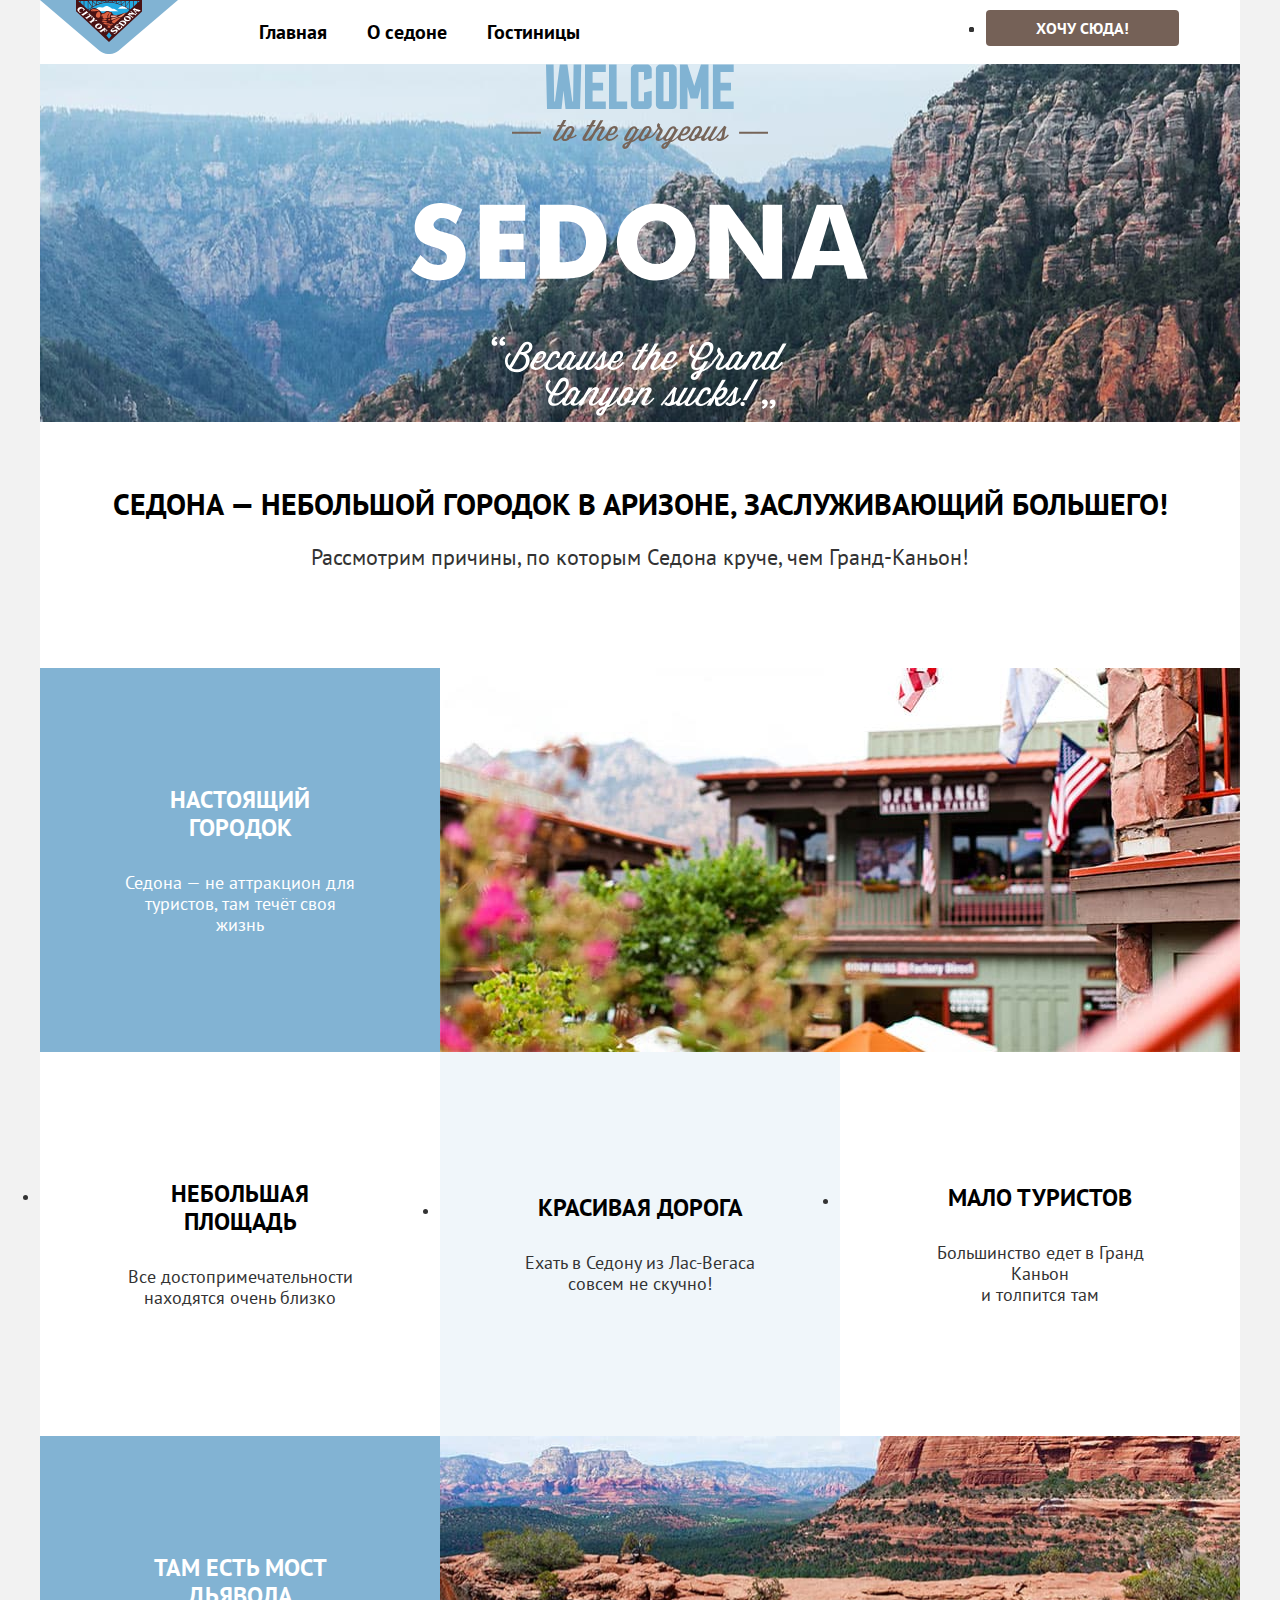
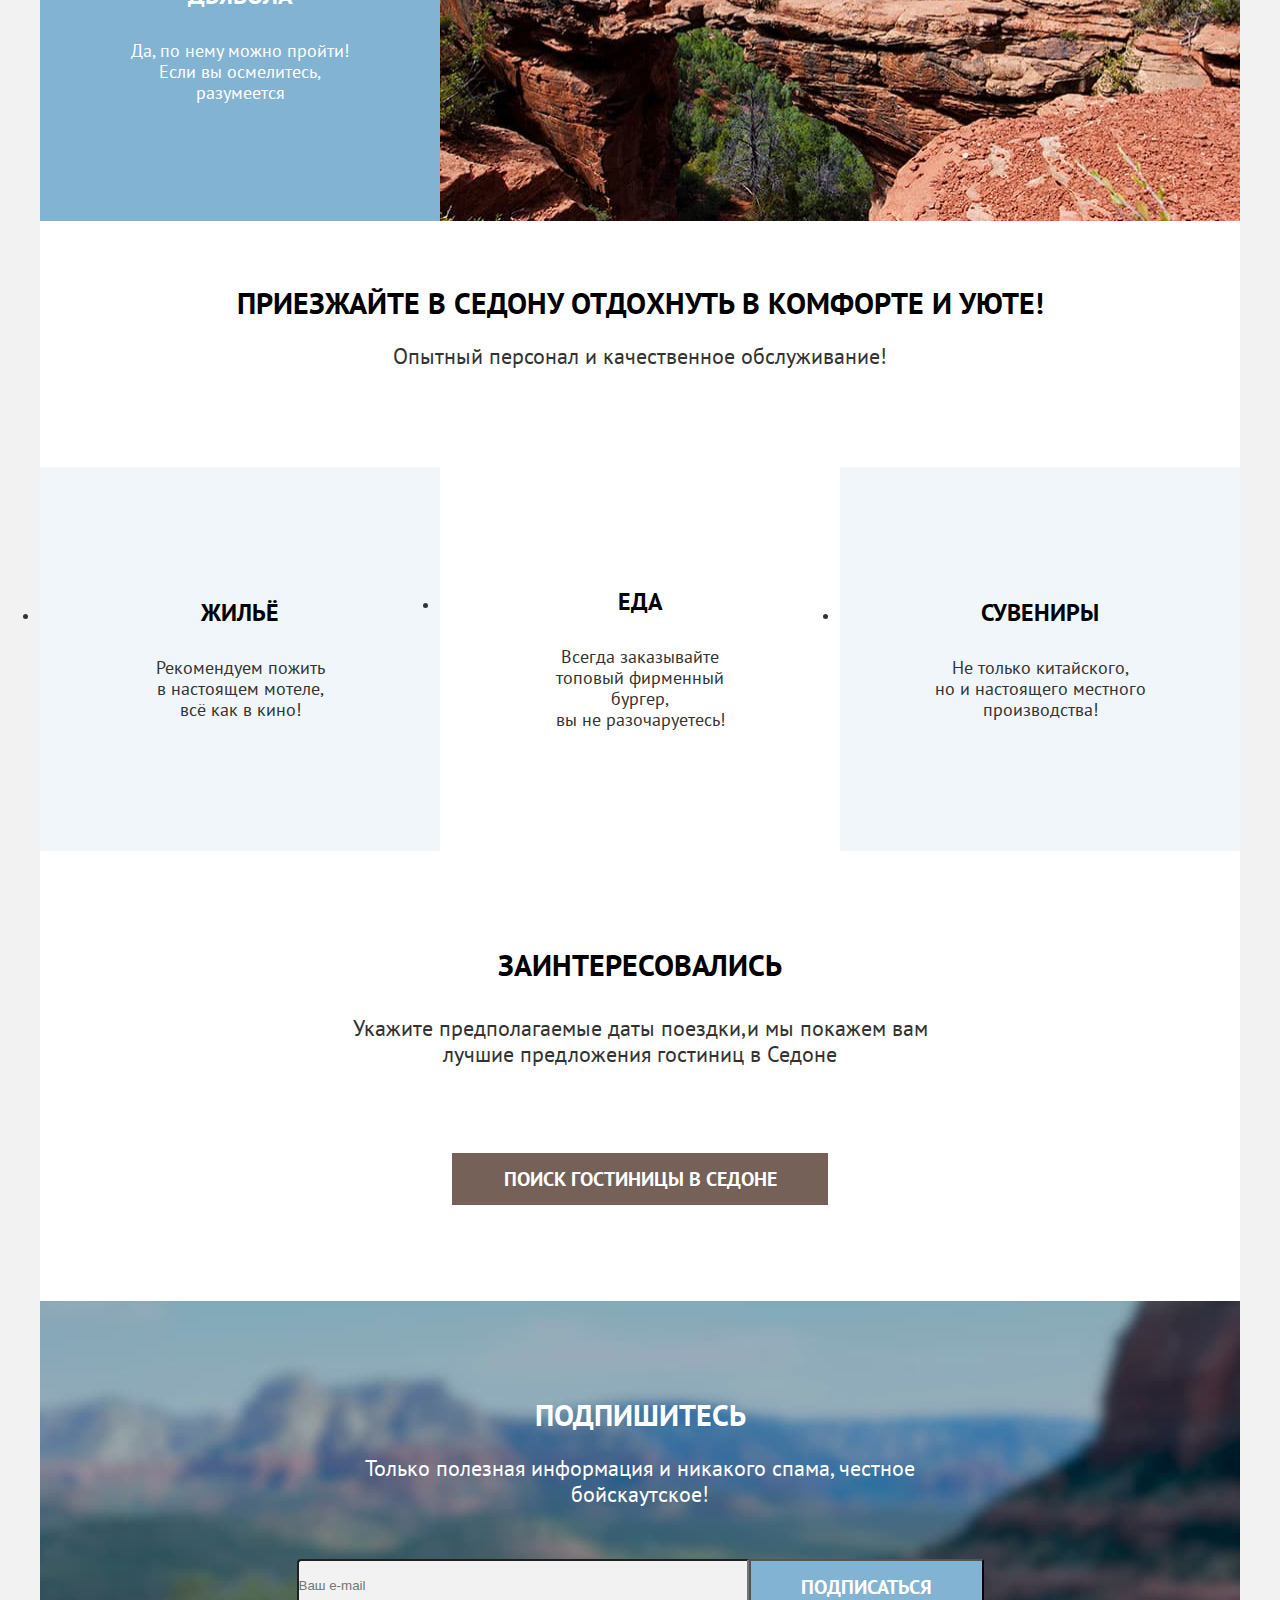
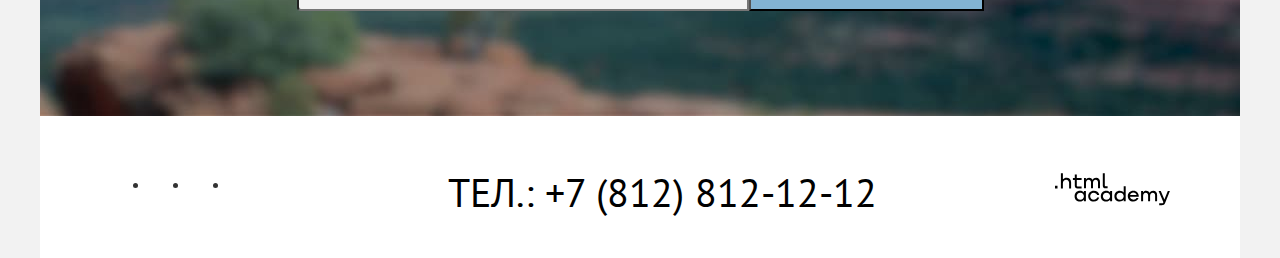
<file: index.html>
<!DOCTYPE html>
<html lang="ru">
  <head>
    <meta charset="utf-8" />
    <link rel="stylesheet" href="styles/styles.css" />
    <title>HTML Academy: Седона</title>

  </head>
  <body>
    <div class="container">
      <!-- Навигация -->
      <header class="page-header">
        <a class="logo" href="https://htmlacademy.ru/"
          ><img
            src="../images/hero/logo.svg"
            width="138px"
            height="54px"
            alt="Логотип Седона"
        /></a>
        <nav class="navigation">
          <ul class="navigation-list">
            <li class="navigation-item">
              <a class="navigation-link" href="https://htmlacademy.ru/"
                >Главная</a
              >
            </li>
            <li class="navigation-item">
              <a class="navigation-link" href="#">О седоне</a>
            </li>
            <li class="navigation-item">
              <a class="navigation-link" href="#">Гостиницы</a>
            </li>
          </ul>
          <ul class=" navigation-user">
            <li class="navigation-item-user">
              <a class="navigation-link-user" href="#">
                <span class="visually-hidden">Поиск</span></a
              >
            </li>
            <li class="navigation-item-user">
              <a class="navigation-link-user" href="#">
                <span class="visually-hidden">Лайки</span>
              </a>
            </li>
            <li class="navigation-item-user">
              <a class="navigation-link-user button button-user" href="#">Хочу сюда!</a>
            </li>
          </ul>
        </nav>
      </header>
      <main class="main-index main-container">
        <div class="page-container">
          <!-- Логотип-->
          <h1 class="visually-hidden">Седона</h1>
          <div class="hero">
            <img
              class="main-logo"
              src="../images/hero/welcome.svg"
              width="458px"
              height="352px"
              alt="Welcom to the gorgeous Sedona"
            />
          </div>
          <!-- Заголовок1 -->
          <div class="header-resons">
            <h2 class="visually-hidden">Преимущества</h2>
            <h3 class="title">
              Седона — небольшой городок в Аризоне, заслуживающий большего!
            </h3>
            <p class="reasons">
              Рассмотрим причины, по которым Седона круче, чем Гранд-Каньон!
            </p>
          </div>
          <!-- Преимущества -->

          <ul class="advantages-list">
            <li class="advantages-item blue-box advantages-photo grid-item-1">
              <div class="advantages-photo-text">
                <h4 class="advantages-title">Настоящий городок</h4>
                <p class="advantages-description">
                  Седона — не аттракцион для<br />
                  туристов, там течёт своя жизнь
                </p>
              </div>
              <img
                class="picture-1"
                src="../images/advantages/photo-1.jpg"
                width="800px"
                height="384px"
                alt="Городок"
              />
            </li>
            <li class="advantages-item grid-item-2">
              <div class="advantages-photo-text ">
              <h4 class="advantages-title black-title">Небольшая площадь</h4>
              <p class="advantages-description">
                Все достопримечательности<br />
                находятся очень близко
              </p>
            </div>
            </li>
            <li class="advantages-item light-blue-box grid-item-3">
              <div class="advantages-photo-text">
              <h4 class="advantages-title black-title">Красивая дорога</h4>
              <p class="advantages-description">
                Ехать в Седону из Лас-Вегаса<br />
                совсем не скучно!
              </p>
            </div>
            </li>
            <li class="advantages-item grid-item-4">
              <div class="advantages-photo-text">
              <h4 class="advantages-title black-title">Мало туристов</h4>
              <p class="advantages-description">
                Большинство едет в Гранд Каньон<br />
                и толпится там
              </p>
              </div>
            </li>
            <li class="advantages-item blue-box advantages-photo grid-item-5">
              <div class="advantages-photo-text">
                <h4 class="advantages-title">Там есть мост дьявола</h4>
                <p class="advantages-description">
                  Да, по нему можно пройти!<br />
                  Если вы осмелитесь,<br />
                  разумеется
                </p>
              </div>
              <img
                class="picture-2 picture"
                src="../images/advantages/photo-2.jpg"
                width="800px"
                height="385px"
                alt="Мость дьявола"
              />
            </li>
          </ul>
          <!-- Заголовок2 -->
          <div class="header-resons">
            <h3 class="title black-title">
              Приезжайте в Седону отдохнуть в комфорте и уюте!
            </h3>
            <p class="reasons">Опытный персонал и качественное обслуживание!</p>
          </div>
          <!-- Преимущества -->
          <ul class="advantages-list">
            <li class="advantages-item light-blue-box grid-item-6">
              <div class="advantages-photo-text">
              <h4 class="advantages-title black-title">Жильё</h4>
              <p class="advantages-description">
                Рекомендуем пожить<br />
                в настоящем мотеле,<br />
                всё как в кино!
              </p>
              </div>
            </li>
            <li class="advantages-item grid-item-7">
              <div class="advantages-photo-text">
              <h4 class="advantages-title black-title">Еда</h4>
              <p class="advantages-description">
                Всегда заказывайте <br />топовый фирменный бургер,<br />
                вы не разочаруетесь!
              </p>
              </div>
            </li>
            <li class="advantages-item light-blue-box grid-item-8">
              <div class="advantages-photo-text">
              <h4 class="advantages-title black-title">Сувениры</h4>
              <p class="advantages-description">
                Не только китайского,<br />
                но и настоящего местного <br />производства!
              </p>
              </div>
            </li>
          </ul>
          <!-- Заголовок3 -->
          <section class="main-subscribe">
            <h3 class="title black-title">Заинтересовались</h3>
            <p class="reasons">
              Укажите предполагаемые даты поездки,и мы покажем вам лучшие
              предложения гостиниц в Седоне
            </p>

              <a class="navigation-link button button-search" href="#"
                >Поиск гостиницы в седоне</a
              >

          </section>
          <!-- Заголовок4 -->
          <section class ="section-subscribe">
          <h3 class="title title-wight">Подпишитесь</h3>
          <p class="reasons title-wight">
            Только полезная информация и никакого спама, честное бойскаутское!
          </p>
            <form class = "subscribe-wrapper" action="https://echo.htmlacademy.ru">
              <input class = "subscribe-mail"
                type="email"
                name="email"
                class="form-style"
                placeholder="Ваш e-mail"
                required
              />
              <button class="newsletter-button" type="submit">
                Подписаться
              </button>
            </form>

      </section>
      </main>
      <!-- Футер -->
      <footer class="page-footer">
        <div class="footer-container">
          <h2 class="visually-hidden">Контактная информация</h2>
          <section class="footer-social">
            <h3 class="visually-hidden">Социальные сети</h3>
            <ul class="footer-social-list">
              <li class="footer-social-item">
                <a
                  class="navigation-link socials"
                  href="https://t.me/htmlacademy"
                >
                  <span class="visually-hidden">Телеграмм</span>
                </a>
              </li>
              <li class="footer-social-item">
                <a
                  class="navigation-link socials"
                  href="https://www.youtube.com/user/htmlacademyru"
                >
                  <span class="visually-hidden">youtube</span>
                </a>
              </li>
              <li class="footer-social-item">
                <a
                  class="navigation-link socials"
                  href="https://twitter.com/htmlacademy_ru"
                >
                  <span class="visually-hidden">Твиттер</span>
                </a>
              </li>
            </ul>
          </section>
          <div class="footer-contacts">
            <h3 class="visually-hidden">Контакты</h3>
            <a class="contacts-phone" href="tel:+78128121212"
              >Тел.: +7 (812) 812-12-12</a
            >
            <a
              class="html-academy-image-link"
              href="https://htmlacademy.ru/"
            >
          </div>
              <img
                src="../images/footer/logo-academy.svg"
                width="115px"
                height="33px"
                alt="Логотип внизу страницы"
              />
              <div class="visually-hidden">Лого мини</div></a
            >

        </div>
      </footer>
    </div>
  </body>
</html>
</file>
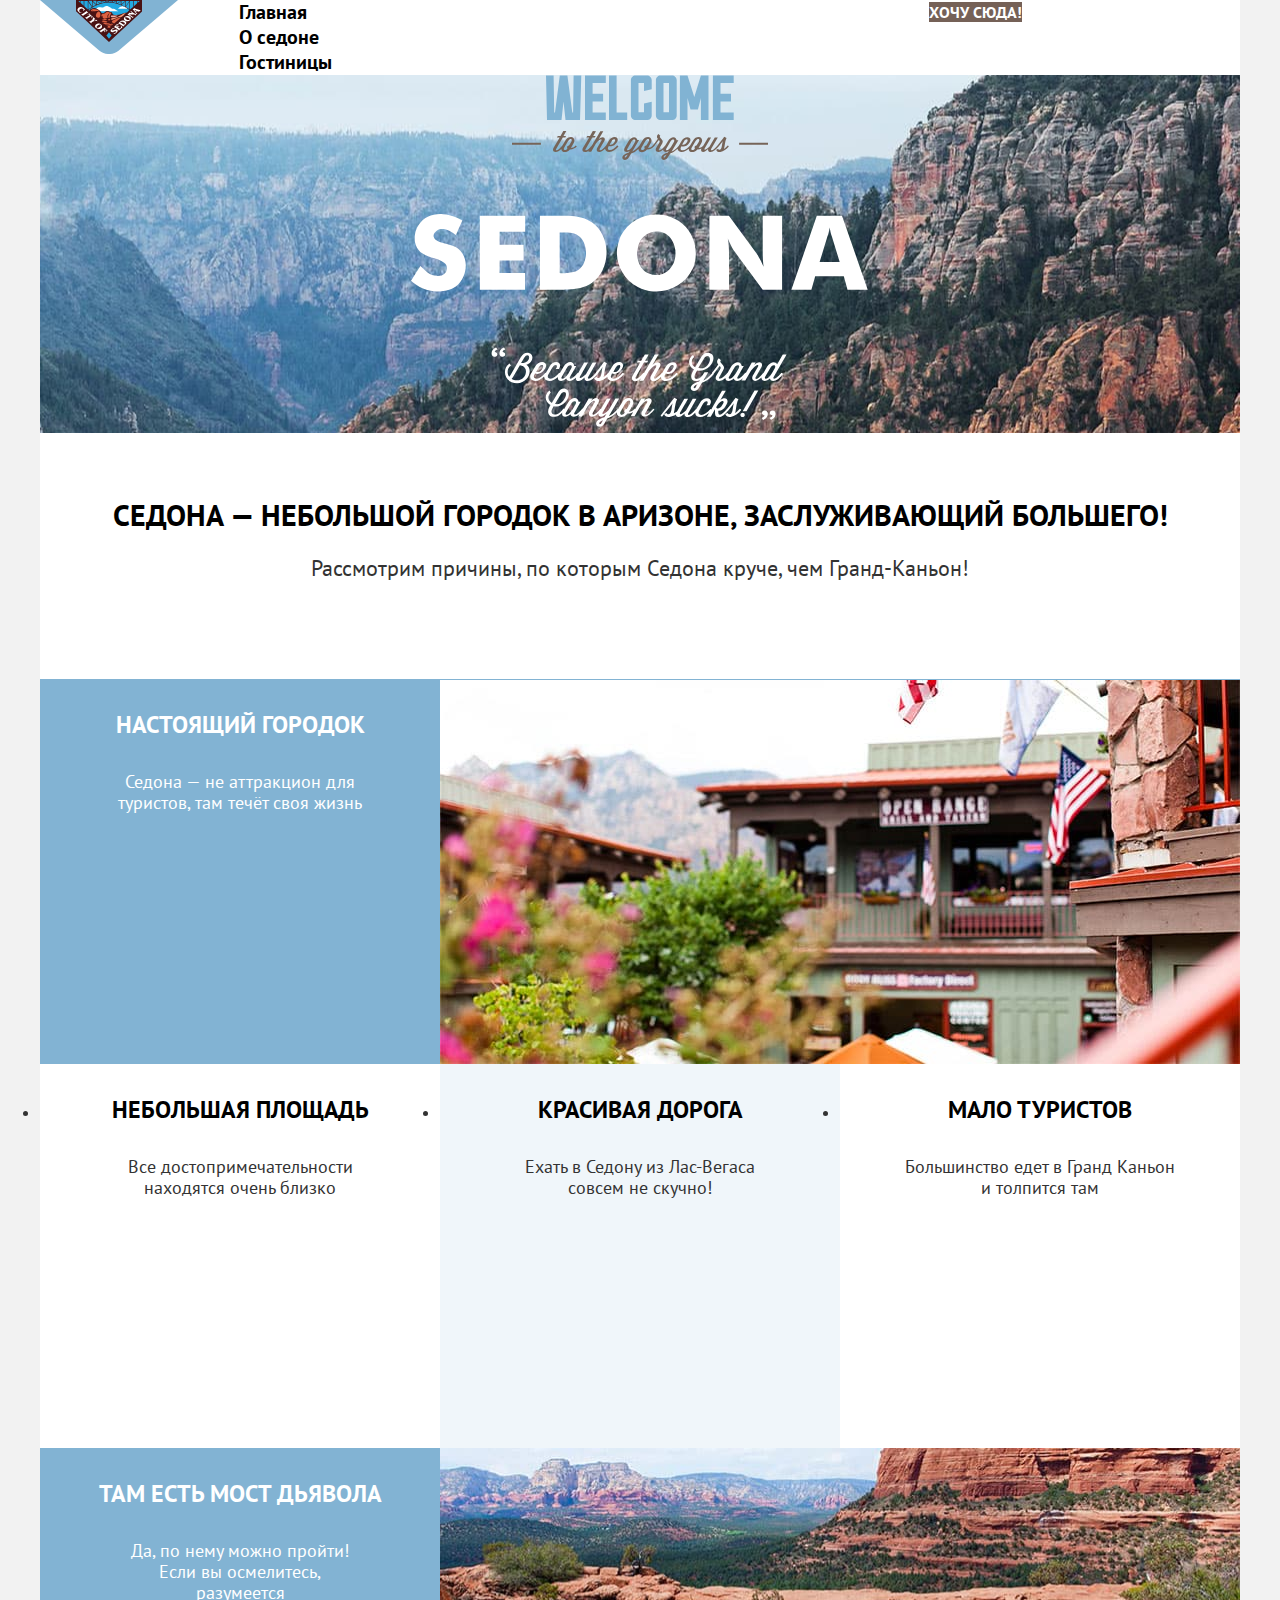
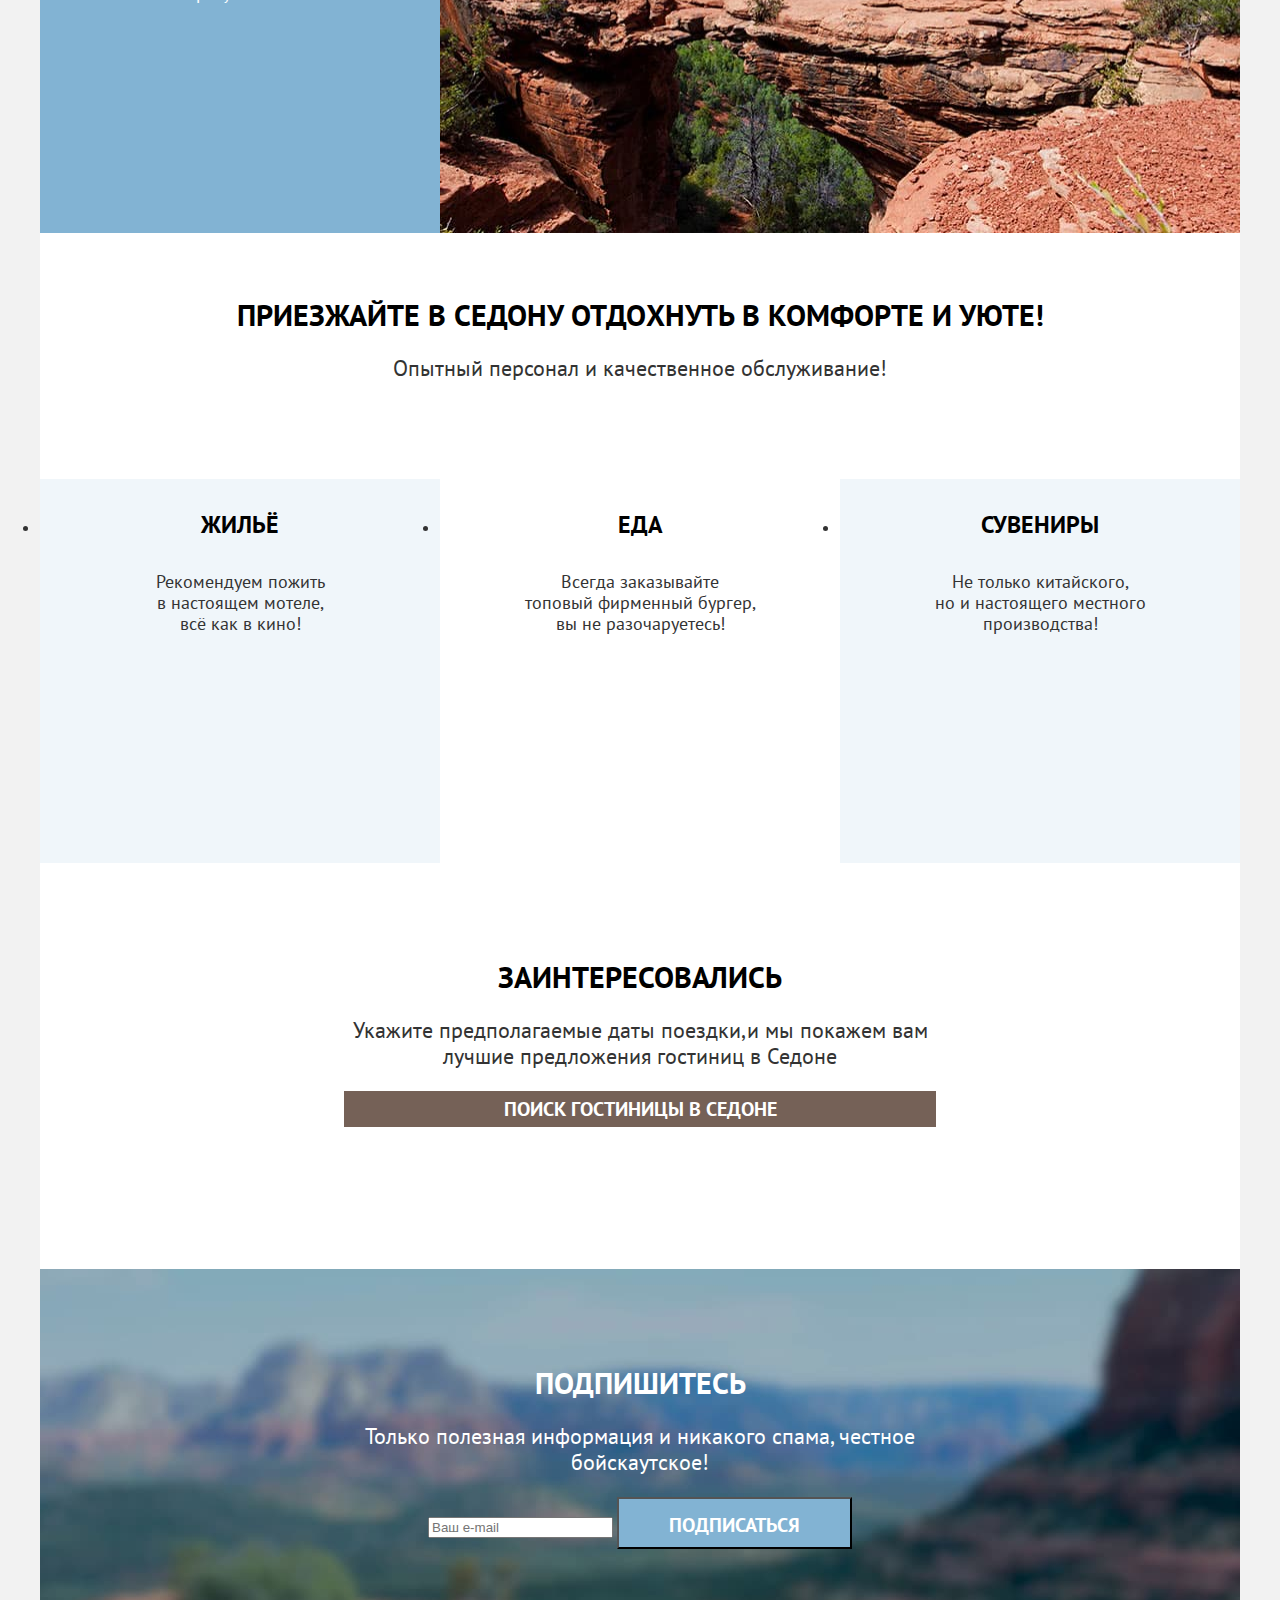
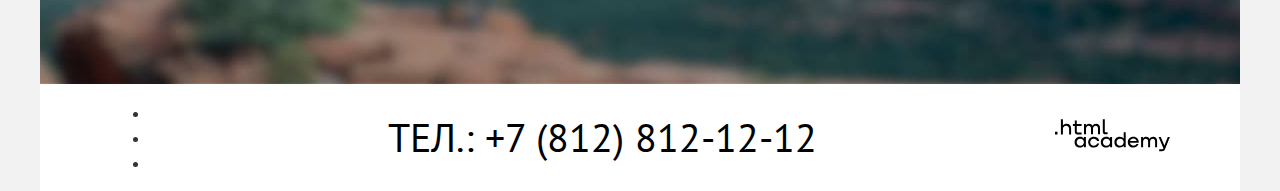
<file: 3/index.html>
<!DOCTYPE html>
<html lang="ru">
  <head>
    <meta charset="utf-8" />
    <link rel="stylesheet" href="styles/styles.css" />
    <title>HTML Academy: Седона</title>

    <base href="https://htmlacademy-htmlcss.github.io/2140879-sedona-36/3/">
</head>
  <body>
    <div class="container">
      <!-- Навигация -->
      <header class="page-header">
        <a class="logo" href="https://htmlacademy.ru/"
          ><img
            src="/images/hero/logo.svg"
            width="138px"
            height="54px"
            alt="Логотип Седона"
        /></a>
        <nav class="navigation">
          <ul class="navigation-list">
            <li class="navigation-item">
              <a class="navigation-link" href="https://htmlacademy.ru/"
                >Главная</a
              >
            </li>
            <li class="navigation-item">
              <a class="navigation-link" href="#">О седоне</a>
            </li>
            <li class="navigation-item">
              <a class="navigation-link" href="#">Гостиницы</a>
            </li>
          </ul>
          <ul class="navigation-list navigation-user">
            <li class="navigation-item">
              <a class="navigation-link" href="#">
                <span class="visually-hidden">Поиск</span></a
              >
            </li>
            <li class="navigation-item">
              <a class="navigation-link" href="#">
                <span class="visually-hidden">Лайки</span>
              </a>
            </li>
            <li class="navigation-item">
              <a class="navigation-link button" href="#">Хочу сюда!</a>
            </li>
          </ul>
        </nav>
      </header>
      <main class="main-index main-container">
        <div class="page-container">
          <!-- Логотип-->
          <h1 class="visually-hidden">Седона</h1>
          <div class="hero">
            <img
              class="main-logo"
              src="/images/hero/welcome.svg"
              width="458px"
              height="352px"
              alt="Welcom to the gorgeous Sedona"
            />
          </div>
          <!-- Заголовок1 -->
          <div class="header-resons">
            <h2 class="visually-hidden">Преимущества</h2>
            <h3 class="title">
              Седона — небольшой городок в Аризоне, заслуживающий большего!
            </h3>
            <p class="reasons">
              Рассмотрим причины, по которым Седона круче, чем Гранд-Каньон!
            </p>
          </div>
          <!-- Преимущества -->

          <ul class="advantages-list">
            <li class="advantages-item blue-box advantages-photo">
              <div class="advantages-photo-text">
                <h4 class="advantages-title">Настоящий городок</h4>
                <p class="advantages-description">
                  Седона — не аттракцион для<br />
                  туристов, там течёт своя жизнь
                </p>
              </div>
              <img
                class="picture-1"
                src="/images/advantages/photo-1.jpg"
                width="800px"
                height="384px"
                alt="Городок"
              />
            </li>
            <li class="advantages-item">
              <h4 class="advantages-title black-title">Небольшая площадь</h4>
              <p class="advantages-description">
                Все достопримечательности<br />
                находятся очень близко
              </p>
            </li>
            <li class="advantages-item light-blue-box">
              <h4 class="advantages-title black-title">Красивая дорога</h4>
              <p class="advantages-description">
                Ехать в Седону из Лас-Вегаса<br />
                совсем не скучно!
              </p>
            </li>
            <li class="advantages-item">
              <h4 class="advantages-title black-title">Мало туристов</h4>
              <p class="advantages-description">
                Большинство едет в Гранд Каньон<br />
                и толпится там
              </p>
            </li>
            <li class="advantages-item blue-box advantages-photo">
              <div class="advantages-photo-text">
                <h4 class="advantages-title">Там есть мост дьявола</h4>
                <p class="advantages-description">
                  Да, по нему можно пройти!<br />
                  Если вы осмелитесь,<br />
                  разумеется
                </p>
              </div>
              <img
                class="picture-2"
                src="/images/advantages/photo-2.jpg"
                width="800px"
                height="385px"
                alt="Мость дьявола"
              />
            </li>
          </ul>
          <!-- Заголовок2 -->
          <div class="header-resons">
            <h3 class="title black-title">
              Приезжайте в Седону отдохнуть в комфорте и уюте!
            </h3>
            <p class="reasons">Опытный персонал и качественное обслуживание!</p>
          </div>
          <!-- Преимущества -->
          <ul class="advantages-list">
            <li class="advantages-item light-blue-box">
              <h4 class="advantages-title black-title">Жильё</h4>
              <p class="advantages-description">
                Рекомендуем пожить<br />
                в настоящем мотеле,<br />
                всё как в кино!
              </p>
            </li>
            <li class="advantages-item">
              <h4 class="advantages-title black-title">Еда</h4>
              <p class="advantages-description">
                Всегда заказывайте <br />топовый фирменный бургер,<br />
                вы не разочаруетесь!
              </p>
            </li>
            <li class="advantages-item light-blue-box">
              <h4 class="advantages-title black-title">Сувениры</h4>
              <p class="advantages-description">
                Не только китайского,<br />
                но и настоящего местного <br />производства!
              </p>
            </li>
          </ul>
          <!-- Заголовок3 -->
          <section class="main-subscribe">
            <h3 class="title black-title">Заинтересовались</h3>
            <p class="reasons">
              Укажите предполагаемые даты поездки,и мы покажем вам лучшие
              предложения гостиниц в Седоне
            </p>

              <a class="navigation-link button button-search" href="#"
                >Поиск гостиницы в седоне</a
              >

          </section>
          <!-- Заголовок4 -->
          <section class ="section-subscribe">
          <h3 class="title title-wight">Подпишитесь</h3>
          <p class="reasons title-wight">
            Только полезная информация и никакого спама, честное бойскаутское!
          </p>
          <div>
            <form action="https://echo.htmlacademy.ru">
              <input
                type="email"
                name="email"
                class="form-style"
                placeholder="Ваш e-mail"
                required
              />
              <button class="newsletter-button" type="submit">
                Подписаться
              </button>
            </form>
          </div>
        </div>
      </section>
      </main>
      <!-- Футер -->
      <footer class="page-footer">
        <div class="footer-container">
          <h2 class="visually-hidden">Контактная информация</h2>
          <section class="footer-social">
            <h3 class="visually-hidden">Социальные сети</h3>
            <ul class="footer-social-list">
              <li class="footer-social-item">
                <a
                  class="navigation-link socials"
                  href="https://t.me/htmlacademy"
                >
                  <span class="visually-hidden">Телеграмм</span>
                </a>
              </li>
              <li class="footer-social-item">
                <a
                  class="navigation-link socials"
                  href="https://www.youtube.com/user/htmlacademyru"
                >
                  <span class="visually-hidden">youtube</span>
                </a>
              </li>
              <li class="footer-social-item">
                <a
                  class="navigation-link socials"
                  href="https://twitter.com/htmlacademy_ru"
                >
                  <span class="visually-hidden">Твиттер</span>
                </a>
              </li>
            </ul>
          </section>
          <div class="footer-contacts">
            <h3 class="visually-hidden">Контакты</h3>
            <a class="contacts-phone" href="tel:+78128121212"
              >Тел.: +7 (812) 812-12-12</a
            >
            <a
              class="navigation-link html-academy-image-link"
              href="https://htmlacademy.ru/"
            >
          </div>
              <img
                src="/images/footer/logo-academy.svg"
                width="115px"
                height="33px"
                alt="Логотип внизу страницы"
              />
              <div class="visually-hidden">Лого мини</div></a
            >

        </div>
      </footer>
    </div>
  </body>
</html>
</file>
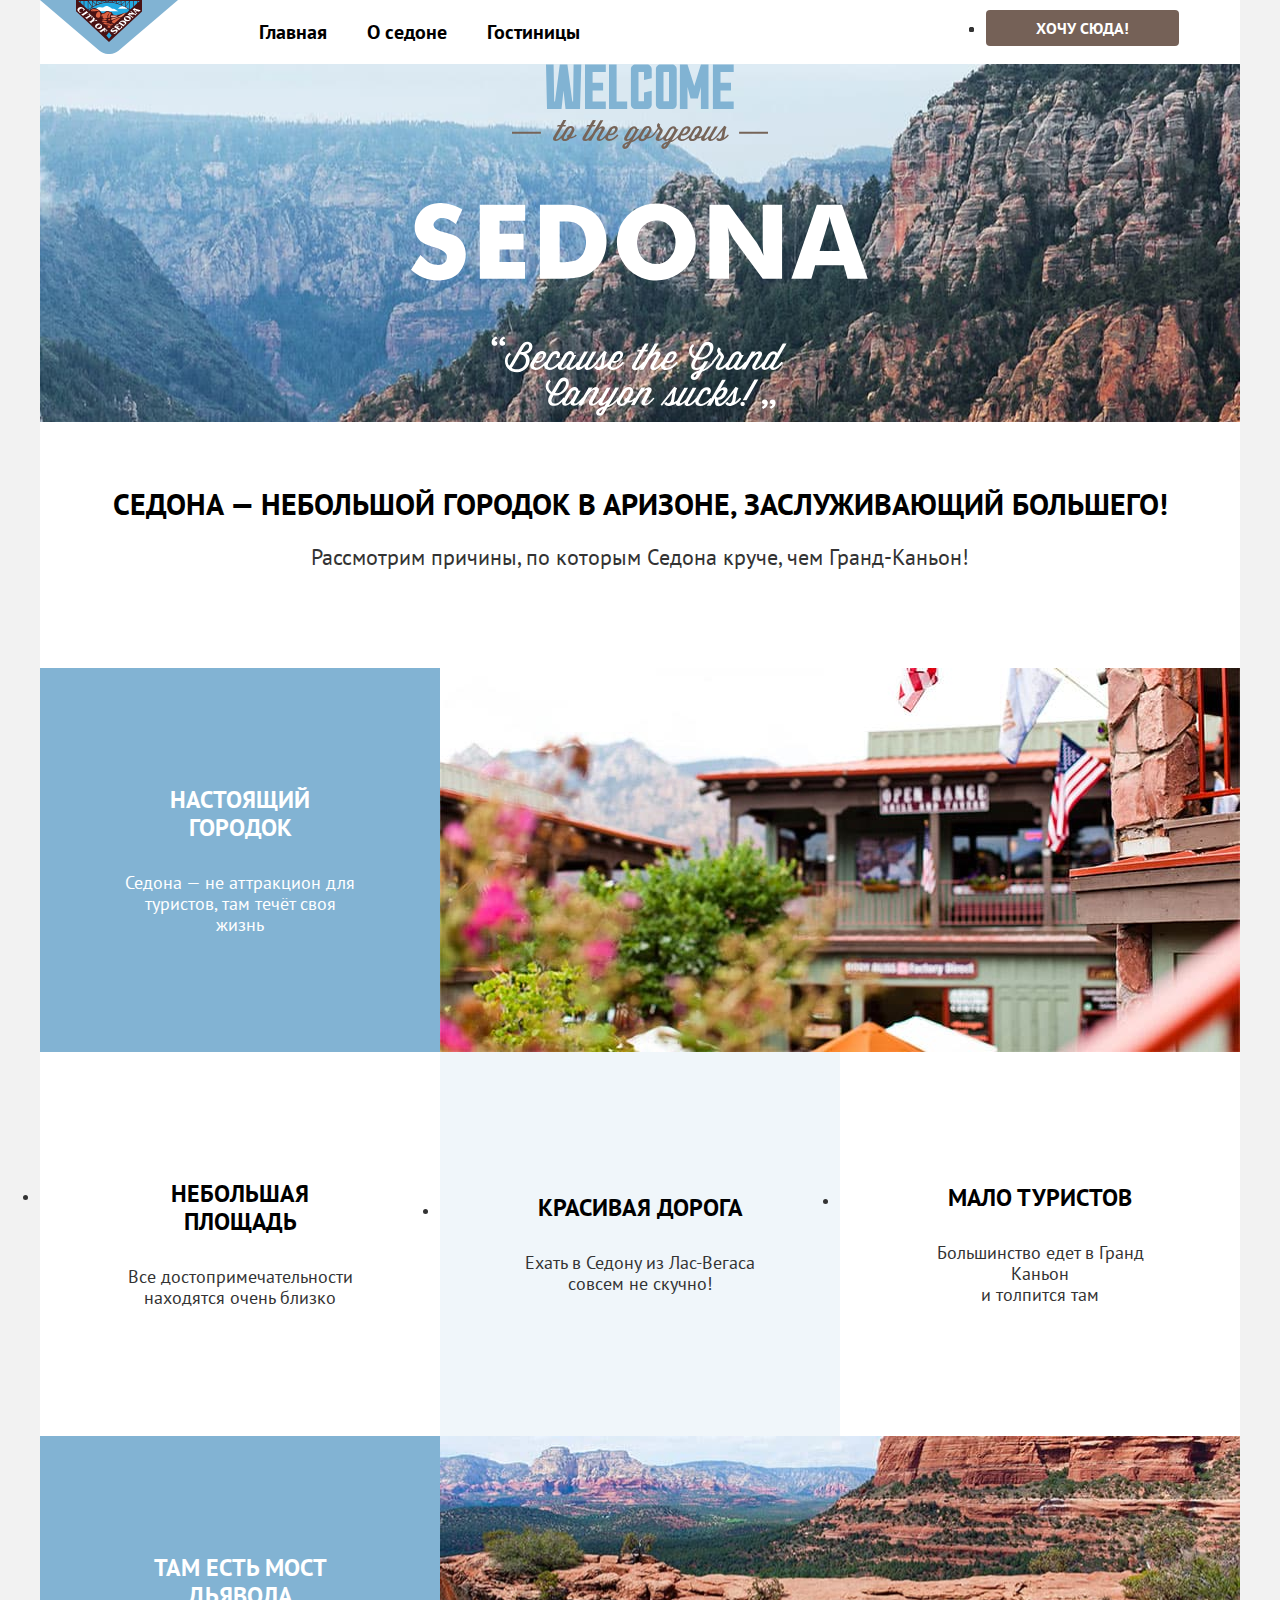
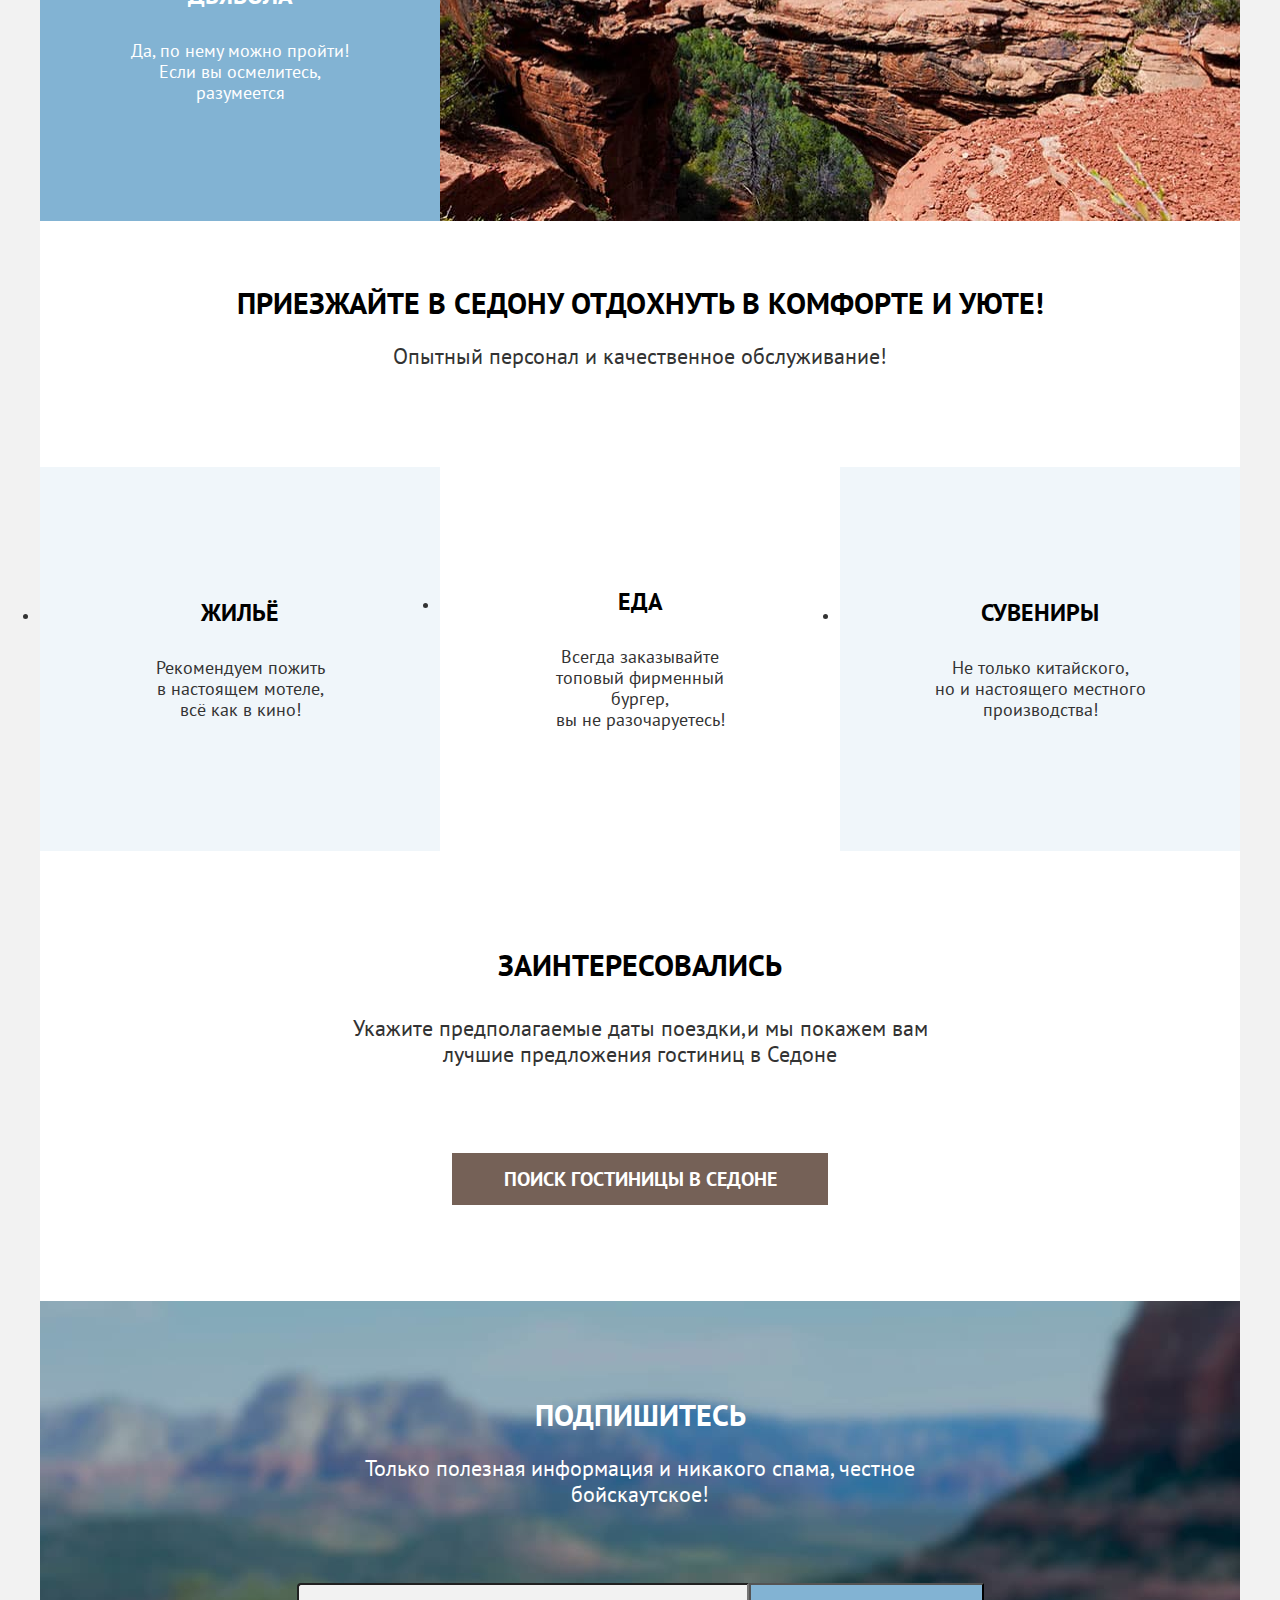
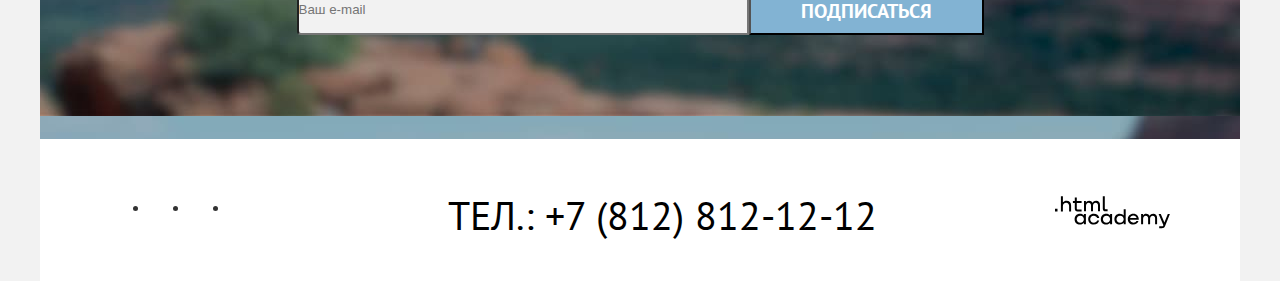
<file: 4/index.html>
<!DOCTYPE html>
<html lang="ru">
  <head>
    <meta charset="utf-8" />
    <link rel="stylesheet" href="styles/styles.css" />
    <title>HTML Academy: Седона</title>

    <base href="https://htmlacademy-htmlcss.github.io/2140879-sedona-36/4/">
</head>
  <body>
    <div class="container">
      <!-- Навигация -->
      <header class="page-header">
        <a class="logo" href="https://htmlacademy.ru/"
          ><img
            src="/images/hero/logo.svg"
            width="138px"
            height="54px"
            alt="Логотип Седона"
        /></a>
        <nav class="navigation">
          <ul class="navigation-list">
            <li class="navigation-item">
              <a class="navigation-link" href="https://htmlacademy.ru/"
                >Главная</a
              >
            </li>
            <li class="navigation-item">
              <a class="navigation-link" href="#">О седоне</a>
            </li>
            <li class="navigation-item">
              <a class="navigation-link" href="#">Гостиницы</a>
            </li>
          </ul>
          <ul class=" navigation-user">
            <li class="navigation-item-user">
              <a class="navigation-link-user" href="#">
                <span class="visually-hidden">Поиск</span></a
              >
            </li>
            <li class="navigation-item-user">
              <a class="navigation-link-user" href="#">
                <span class="visually-hidden">Лайки</span>
              </a>
            </li>
            <li class="navigation-item-user">
              <a class="navigation-link-user button button-user" href="#">Хочу сюда!</a>
            </li>
          </ul>
        </nav>
      </header>
      <main class="main-index main-container">
        <div class="page-container">
          <!-- Логотип-->
          <h1 class="visually-hidden">Седона</h1>
          <div class="hero">
            <img
              class="main-logo"
              src="/images/hero/welcome.svg"
              width="458px"
              height="352px"
              alt="Welcom to the gorgeous Sedona"
            />
          </div>
          <!-- Заголовок1 -->
          <div class="header-resons">
            <h2 class="visually-hidden">Преимущества</h2>
            <h3 class="title">
              Седона — небольшой городок в Аризоне, заслуживающий большего!
            </h3>
            <p class="reasons">
              Рассмотрим причины, по которым Седона круче, чем Гранд-Каньон!
            </p>
          </div>
          <!-- Преимущества -->

          <ul class="advantages-list">
            <li class="advantages-item blue-box advantages-photo">
              <div class="advantages-photo-text">
                <h4 class="advantages-title">Настоящий городок</h4>
                <p class="advantages-description">
                  Седона — не аттракцион для<br />
                  туристов, там течёт своя жизнь
                </p>
              </div>
              <img
                class="picture-1"
                src="/images/advantages/photo-1.jpg"
                width="800px"
                height="384px"
                alt="Городок"
              />
            </li>
            <li class="advantages-item">
              <div class="advantages-photo-text">
              <h4 class="advantages-title black-title">Небольшая площадь</h4>
              <p class="advantages-description">
                Все достопримечательности<br />
                находятся очень близко
              </p>
            </div>
            </li>
            <li class="advantages-item light-blue-box">
              <div class="advantages-photo-text">
              <h4 class="advantages-title black-title">Красивая дорога</h4>
              <p class="advantages-description">
                Ехать в Седону из Лас-Вегаса<br />
                совсем не скучно!
              </p>
            </div>
            </li>
            <li class="advantages-item">
              <div class="advantages-photo-text">
              <h4 class="advantages-title black-title">Мало туристов</h4>
              <p class="advantages-description">
                Большинство едет в Гранд Каньон<br />
                и толпится там
              </p>
              </div>
            </li>
            <li class="advantages-item blue-box advantages-photo">
              <div class="advantages-photo-text">
                <h4 class="advantages-title">Там есть мост дьявола</h4>
                <p class="advantages-description">
                  Да, по нему можно пройти!<br />
                  Если вы осмелитесь,<br />
                  разумеется
                </p>
              </div>
              <img
                class="picture-2 picture"
                src="/images/advantages/photo-2.jpg"
                width="800px"
                height="385px"
                alt="Мость дьявола"
              />
            </li>
          </ul>
          <!-- Заголовок2 -->
          <div class="header-resons">
            <h3 class="title black-title">
              Приезжайте в Седону отдохнуть в комфорте и уюте!
            </h3>
            <p class="reasons">Опытный персонал и качественное обслуживание!</p>
          </div>
          <!-- Преимущества -->
          <ul class="advantages-list">
            <li class="advantages-item light-blue-box">
              <div class="advantages-photo-text">
              <h4 class="advantages-title black-title">Жильё</h4>
              <p class="advantages-description">
                Рекомендуем пожить<br />
                в настоящем мотеле,<br />
                всё как в кино!
              </p>
              </div>
            </li>
            <li class="advantages-item">
              <div class="advantages-photo-text">
              <h4 class="advantages-title black-title">Еда</h4>
              <p class="advantages-description">
                Всегда заказывайте <br />топовый фирменный бургер,<br />
                вы не разочаруетесь!
              </p>
              </div>
            </li>
            <li class="advantages-item light-blue-box">
              <div class="advantages-photo-text">
              <h4 class="advantages-title black-title">Сувениры</h4>
              <p class="advantages-description">
                Не только китайского,<br />
                но и настоящего местного <br />производства!
              </p>
              </div>
            </li>
          </ul>
          <!-- Заголовок3 -->
          <section class="main-subscribe">
            <h3 class="title black-title">Заинтересовались</h3>
            <p class="reasons">
              Укажите предполагаемые даты поездки,и мы покажем вам лучшие
              предложения гостиниц в Седоне
            </p>

              <a class="navigation-link button button-search" href="#"
                >Поиск гостиницы в седоне</a
              >

          </section>
          <!-- Заголовок4 -->
          <section class ="section-subscribe">
          <h3 class="title title-wight">Подпишитесь</h3>
          <p class="reasons title-wight">
            Только полезная информация и никакого спама, честное бойскаутское!
          </p>
            <form class = "subscribe-wrapper" action="https://echo.htmlacademy.ru">
              <input class = "subscribe-mail"
                type="email"
                name="email"
                class="form-style"
                placeholder="Ваш e-mail"
                required
              />
              <button class="newsletter-button" type="submit">
                Подписаться
              </button>
            </form>

      </section>
      </main>
      <!-- Футер -->
      <footer class="page-footer">
        <div class="footer-container">
          <h2 class="visually-hidden">Контактная информация</h2>
          <section class="footer-social">
            <h3 class="visually-hidden">Социальные сети</h3>
            <ul class="footer-social-list">
              <li class="footer-social-item">
                <a
                  class="navigation-link socials"
                  href="https://t.me/htmlacademy"
                >
                  <span class="visually-hidden">Телеграмм</span>
                </a>
              </li>
              <li class="footer-social-item">
                <a
                  class="navigation-link socials"
                  href="https://www.youtube.com/user/htmlacademyru"
                >
                  <span class="visually-hidden">youtube</span>
                </a>
              </li>
              <li class="footer-social-item">
                <a
                  class="navigation-link socials"
                  href="https://twitter.com/htmlacademy_ru"
                >
                  <span class="visually-hidden">Твиттер</span>
                </a>
              </li>
            </ul>
          </section>
          <div class="footer-contacts">
            <h3 class="visually-hidden">Контакты</h3>
            <a class="contacts-phone" href="tel:+78128121212"
              >Тел.: +7 (812) 812-12-12</a
            >
            <a
              class="html-academy-image-link"
              href="https://htmlacademy.ru/"
            >
          </div>
              <img
                src="/images/footer/logo-academy.svg"
                width="115px"
                height="33px"
                alt="Логотип внизу страницы"
              />
              <div class="visually-hidden">Лого мини</div></a
            >

        </div>
      </footer>
    </div>
  </body>
</html>
</file>
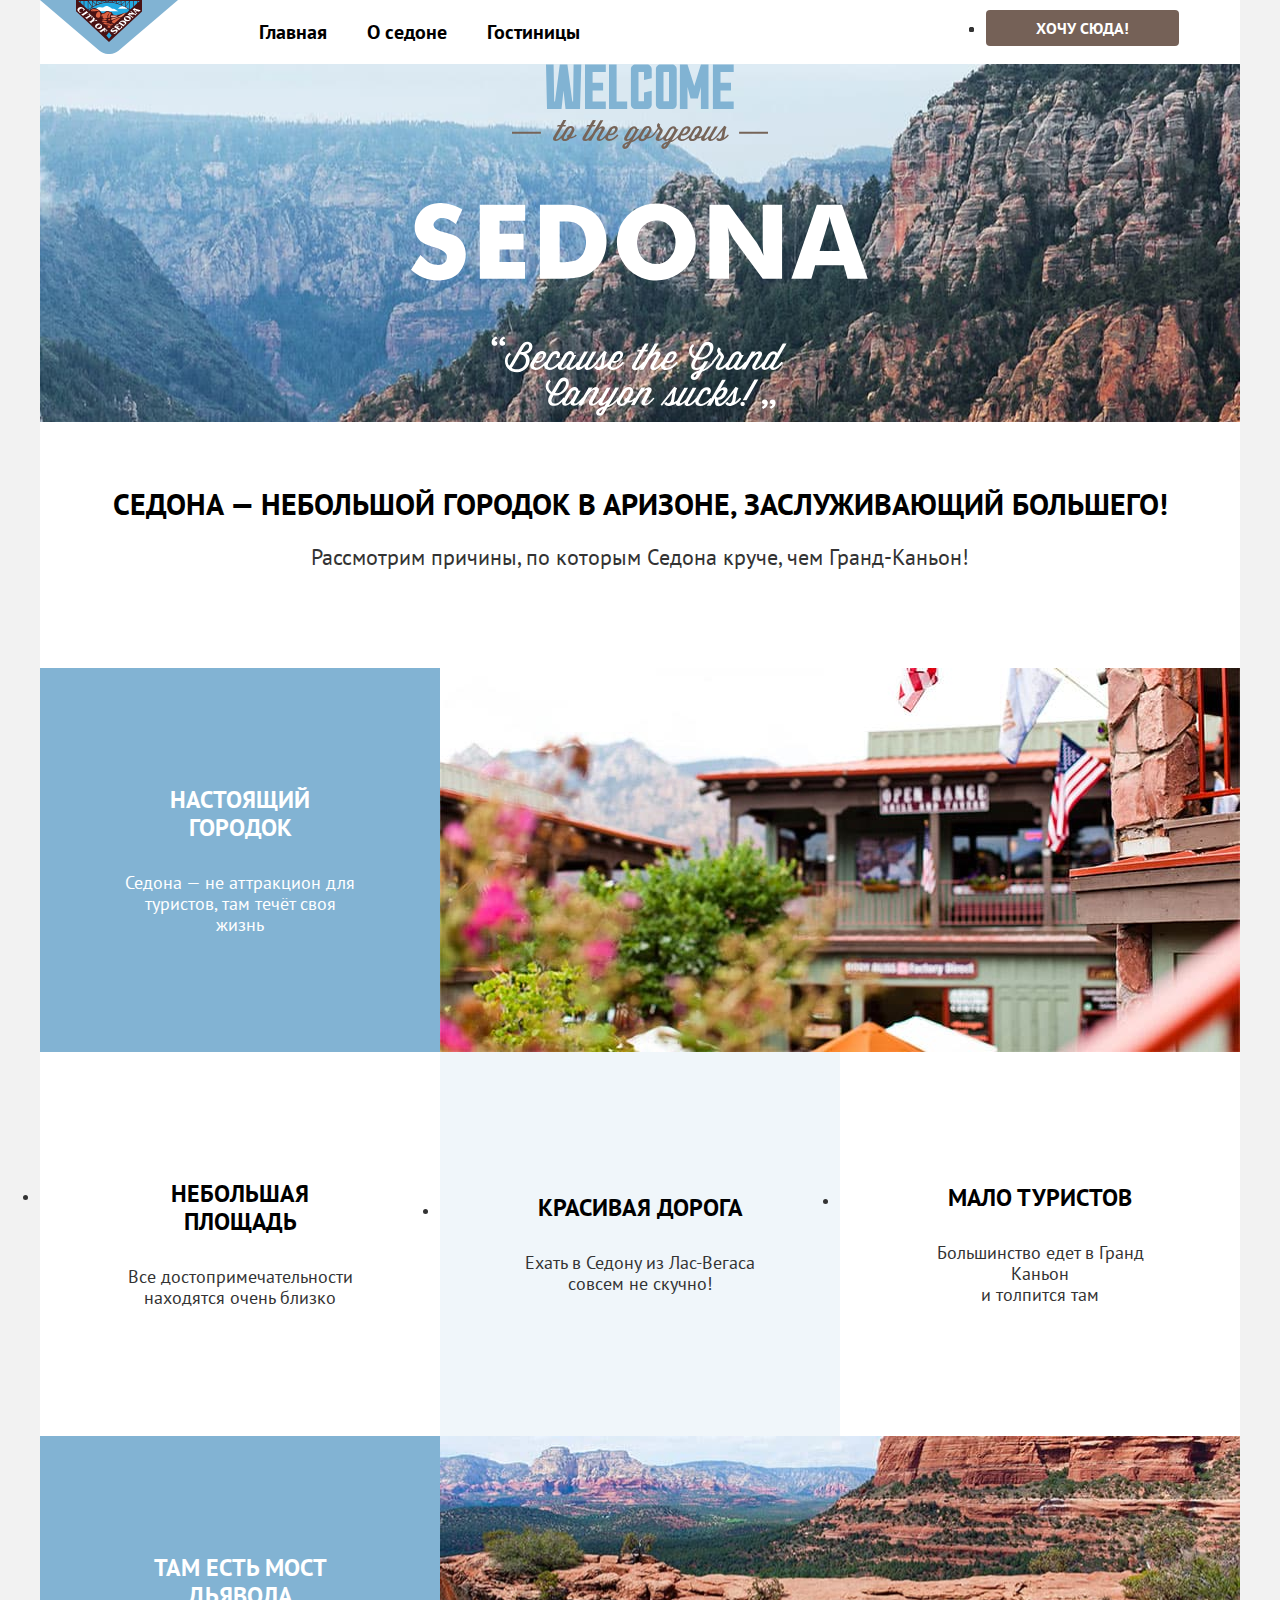
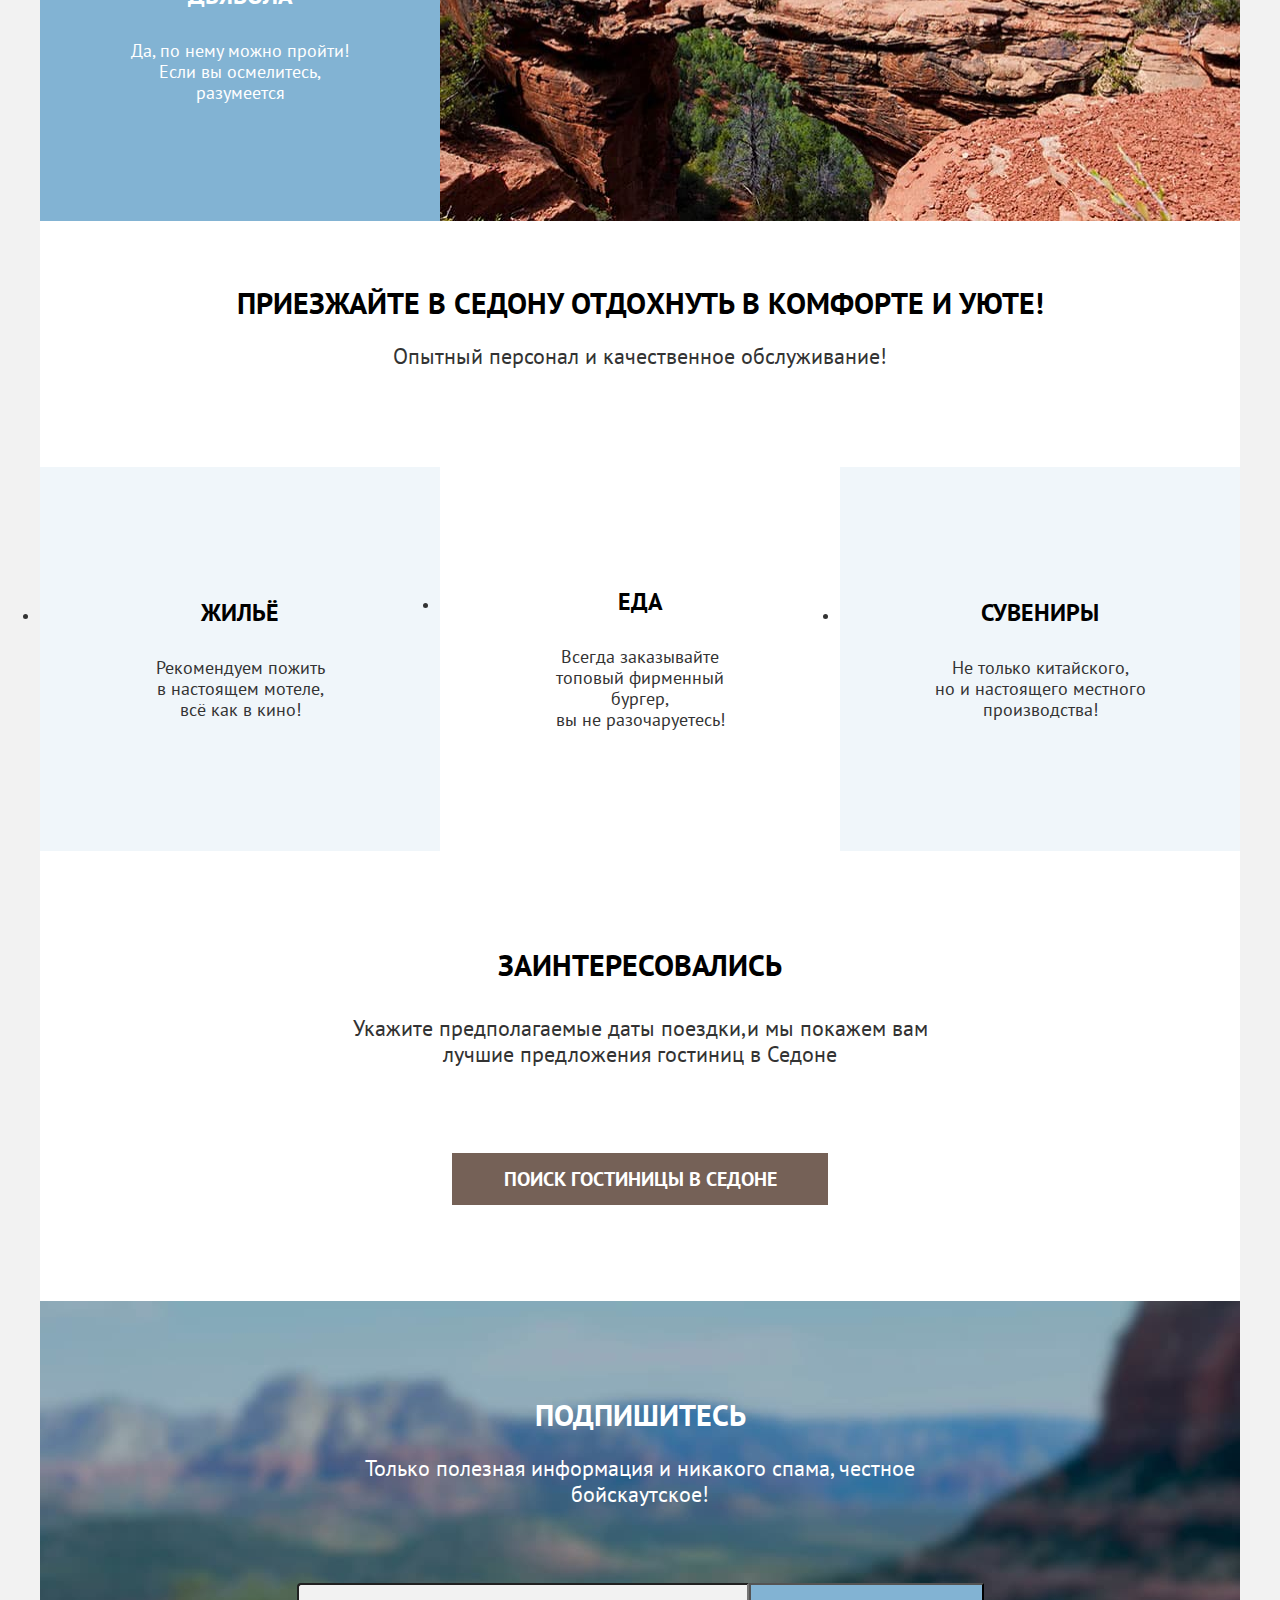
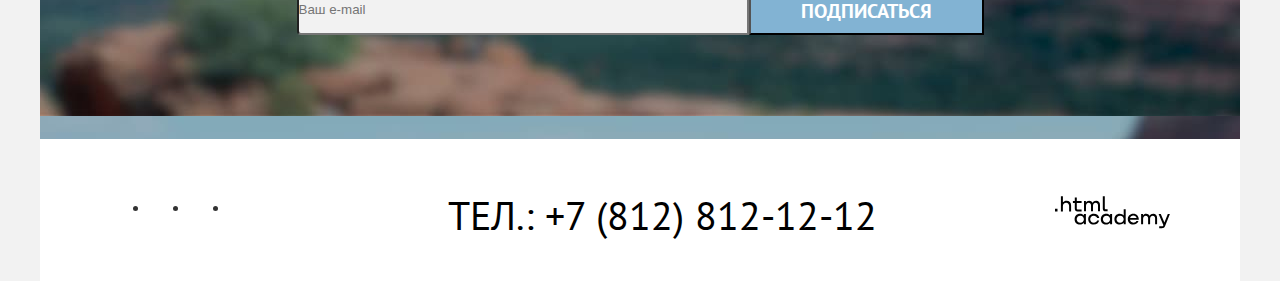
<file: 5/index.html>
<!DOCTYPE html>
<html lang="ru">
  <head>
    <meta charset="utf-8" />
    <link rel="stylesheet" href="styles/styles.css" />
    <title>HTML Academy: Седона</title>

    <base href="https://htmlacademy-htmlcss.github.io/2140879-sedona-36/5/">
</head>
  <body>
    <div class="container">
      <!-- Навигация -->
      <header class="page-header">
        <a class="logo" href="https://htmlacademy.ru/"
          ><img
            src="../images/hero/logo.svg"
            width="138px"
            height="54px"
            alt="Логотип Седона"
        /></a>
        <nav class="navigation">
          <ul class="navigation-list">
            <li class="navigation-item">
              <a class="navigation-link" href="https://htmlacademy.ru/"
                >Главная</a
              >
            </li>
            <li class="navigation-item">
              <a class="navigation-link" href="#">О седоне</a>
            </li>
            <li class="navigation-item">
              <a class="navigation-link" href="#">Гостиницы</a>
            </li>
          </ul>
          <ul class=" navigation-user">
            <li class="navigation-item-user">
              <a class="navigation-link-user" href="#">
                <span class="visually-hidden">Поиск</span></a
              >
            </li>
            <li class="navigation-item-user">
              <a class="navigation-link-user" href="#">
                <span class="visually-hidden">Лайки</span>
              </a>
            </li>
            <li class="navigation-item-user">
              <a class="navigation-link-user button button-user" href="#">Хочу сюда!</a>
            </li>
          </ul>
        </nav>
      </header>
      <main class="main-index main-container">
        <div class="page-container">
          <!-- Логотип-->
          <h1 class="visually-hidden">Седона</h1>
          <div class="hero">
            <img
              class="main-logo"
              src="../images/hero/welcome.svg"
              width="458px"
              height="352px"
              alt="Welcom to the gorgeous Sedona"
            />
          </div>
          <!-- Заголовок1 -->
          <div class="header-resons">
            <h2 class="visually-hidden">Преимущества</h2>
            <h3 class="title">
              Седона — небольшой городок в Аризоне, заслуживающий большего!
            </h3>
            <p class="reasons">
              Рассмотрим причины, по которым Седона круче, чем Гранд-Каньон!
            </p>
          </div>
          <!-- Преимущества -->

          <ul class="advantages-list">
            <li class="advantages-item blue-box advantages-photo grid-item-1">
              <div class="advantages-photo-text">
                <h4 class="advantages-title">Настоящий городок</h4>
                <p class="advantages-description">
                  Седона — не аттракцион для<br />
                  туристов, там течёт своя жизнь
                </p>
              </div>
              <img
                class="picture-1"
                src="../images/advantages/photo-1.jpg"
                width="800px"
                height="384px"
                alt="Городок"
              />
            </li>
            <li class="advantages-item grid-item-2">
              <div class="advantages-photo-text ">
              <h4 class="advantages-title black-title">Небольшая площадь</h4>
              <p class="advantages-description">
                Все достопримечательности<br />
                находятся очень близко
              </p>
            </div>
            </li>
            <li class="advantages-item light-blue-box grid-item-3">
              <div class="advantages-photo-text">
              <h4 class="advantages-title black-title">Красивая дорога</h4>
              <p class="advantages-description">
                Ехать в Седону из Лас-Вегаса<br />
                совсем не скучно!
              </p>
            </div>
            </li>
            <li class="advantages-item grid-item-4">
              <div class="advantages-photo-text">
              <h4 class="advantages-title black-title">Мало туристов</h4>
              <p class="advantages-description">
                Большинство едет в Гранд Каньон<br />
                и толпится там
              </p>
              </div>
            </li>
            <li class="advantages-item blue-box advantages-photo grid-item-5">
              <div class="advantages-photo-text">
                <h4 class="advantages-title">Там есть мост дьявола</h4>
                <p class="advantages-description">
                  Да, по нему можно пройти!<br />
                  Если вы осмелитесь,<br />
                  разумеется
                </p>
              </div>
              <img
                class="picture-2 picture"
                src="../images/advantages/photo-2.jpg"
                width="800px"
                height="385px"
                alt="Мость дьявола"
              />
            </li>
          </ul>
          <!-- Заголовок2 -->
          <div class="header-resons">
            <h3 class="title black-title">
              Приезжайте в Седону отдохнуть в комфорте и уюте!
            </h3>
            <p class="reasons">Опытный персонал и качественное обслуживание!</p>
          </div>
          <!-- Преимущества -->
          <ul class="advantages-list">
            <li class="advantages-item light-blue-box grid-item-6">
              <div class="advantages-photo-text">
              <h4 class="advantages-title black-title">Жильё</h4>
              <p class="advantages-description">
                Рекомендуем пожить<br />
                в настоящем мотеле,<br />
                всё как в кино!
              </p>
              </div>
            </li>
            <li class="advantages-item grid-item-7">
              <div class="advantages-photo-text">
              <h4 class="advantages-title black-title">Еда</h4>
              <p class="advantages-description">
                Всегда заказывайте <br />топовый фирменный бургер,<br />
                вы не разочаруетесь!
              </p>
              </div>
            </li>
            <li class="advantages-item light-blue-box grid-item-8">
              <div class="advantages-photo-text">
              <h4 class="advantages-title black-title">Сувениры</h4>
              <p class="advantages-description">
                Не только китайского,<br />
                но и настоящего местного <br />производства!
              </p>
              </div>
            </li>
          </ul>
          <!-- Заголовок3 -->
          <section class="main-subscribe">
            <h3 class="title black-title">Заинтересовались</h3>
            <p class="reasons">
              Укажите предполагаемые даты поездки,и мы покажем вам лучшие
              предложения гостиниц в Седоне
            </p>

              <a class="navigation-link button button-search" href="#"
                >Поиск гостиницы в седоне</a
              >

          </section>
          <!-- Заголовок4 -->
          <section class ="section-subscribe">
          <h3 class="title title-wight">Подпишитесь</h3>
          <p class="reasons title-wight">
            Только полезная информация и никакого спама, честное бойскаутское!
          </p>
            <form class = "subscribe-wrapper" action="https://echo.htmlacademy.ru">
              <input class = "subscribe-mail"
                type="email"
                name="email"
                class="form-style"
                placeholder="Ваш e-mail"
                required
              />
              <button class="newsletter-button" type="submit">
                Подписаться
              </button>
            </form>

      </section>
      </main>
      <!-- Футер -->
      <footer class="page-footer">
        <div class="footer-container">
          <h2 class="visually-hidden">Контактная информация</h2>
          <section class="footer-social">
            <h3 class="visually-hidden">Социальные сети</h3>
            <ul class="footer-social-list">
              <li class="footer-social-item">
                <a
                  class="navigation-link socials"
                  href="https://t.me/htmlacademy"
                >
                  <span class="visually-hidden">Телеграмм</span>
                </a>
              </li>
              <li class="footer-social-item">
                <a
                  class="navigation-link socials"
                  href="https://www.youtube.com/user/htmlacademyru"
                >
                  <span class="visually-hidden">youtube</span>
                </a>
              </li>
              <li class="footer-social-item">
                <a
                  class="navigation-link socials"
                  href="https://twitter.com/htmlacademy_ru"
                >
                  <span class="visually-hidden">Твиттер</span>
                </a>
              </li>
            </ul>
          </section>
          <div class="footer-contacts">
            <h3 class="visually-hidden">Контакты</h3>
            <a class="contacts-phone" href="tel:+78128121212"
              >Тел.: +7 (812) 812-12-12</a
            >
            <a
              class="html-academy-image-link"
              href="https://htmlacademy.ru/"
            >
          </div>
              <img
                src="../images/footer/logo-academy.svg"
                width="115px"
                height="33px"
                alt="Логотип внизу страницы"
              />
              <div class="visually-hidden">Лого мини</div></a
            >

        </div>
      </footer>
    </div>
  </body>
</html>
</file>
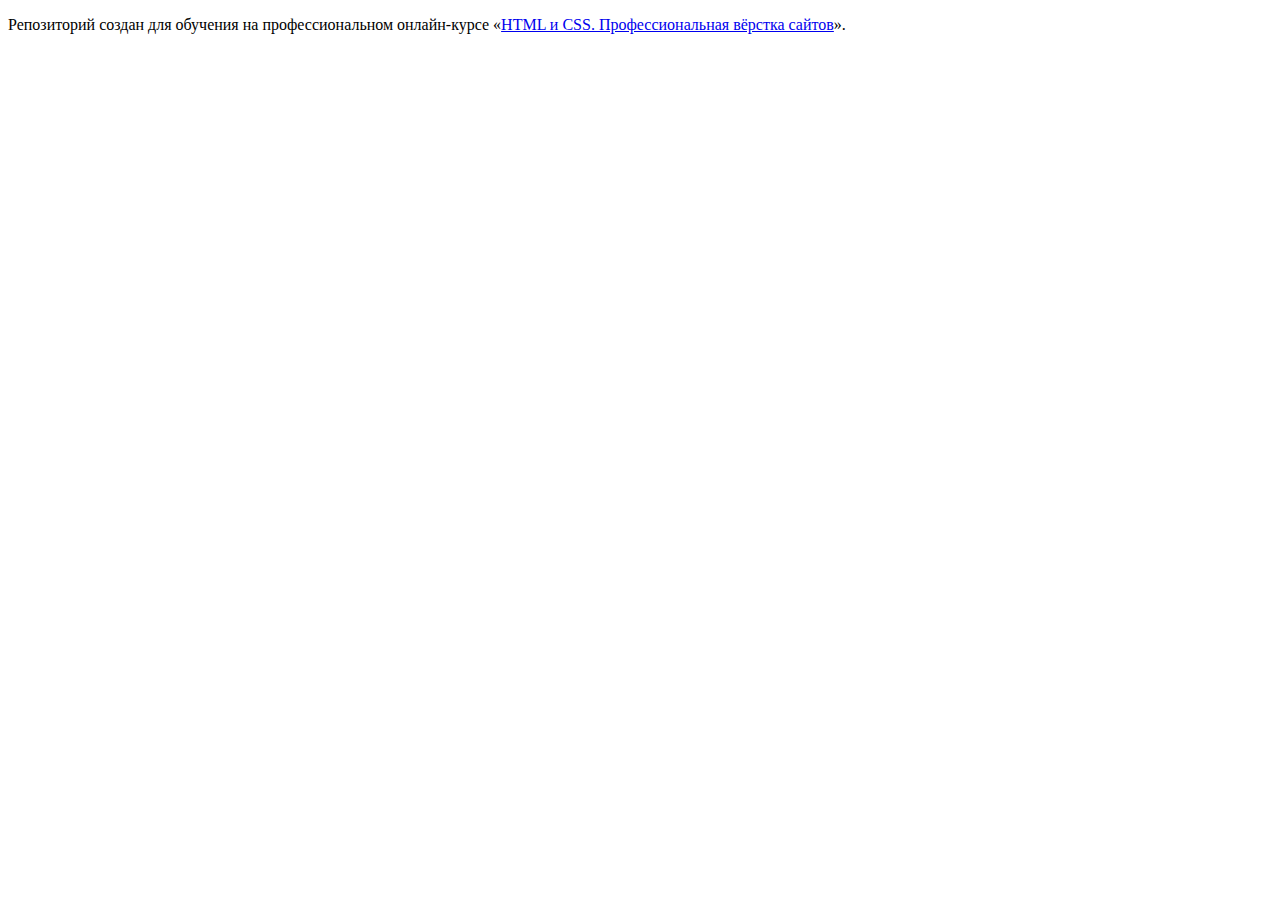
<file: master/index.html>
<!DOCTYPE html>
<html lang="ru">
  <head>
    <meta charset="utf-8">
    <title>HTML Academy: Седона</title>
    <base href="https://htmlacademy-htmlcss.github.io/2140879-sedona-36/master/">
</head>
  <body>

    <p>Репозиторий создан для обучения на профессиональном онлайн‑курсе «<a href="https://htmlacademy.ru/intensive/htmlcss">HTML и CSS. Профессиональная вёрстка сайтов</a>».</p>

  </body>
</html>
</file>
<file: styles/styles.css>
@font-face {
  font-family: "PT Sans";
  font-style: normal;
  font-weight: 400;
  src: url("../fonts/ptsans-400.woff2") format("woff2");
  font-display: swap;
}

@font-face {
  font-family: "PT Sans";
  font-style: normal;
  font-weight: 700;
  src: url("../fonts/ptsans-700.woff2") format("woff2");
  font-display: swap;
}
*,
*:before,
*:after {
  box-sizing: inherit;
}

html {
  height: 100%;
  box-sizing: border-box;
}

body {
  margin: 0;
  display: flex;
  flex-direction: column;
  min-height: 100%;
  font-family: "PT Sans", sans-serif;
  font-size: 16px;
  line-height: 24px;
  color: #333333;
  background-color: #f2f2f2;
}

.container {
  margin: 0 auto;
  width: 1200px;
  background: #ffffff;
}

.main-container {
  flex-grow: 1;
}

.visually-hidden {
  position: absolute;
  width: 1px;
  height: 1px;
  margin: -1px;
  padding: 0;
  border: 0;
  clip: rect(0, 0, 0, 0);
  overflow: hidden;
}
/* Pages */
.navigation-link {
  display: block;
  font-family: "PT Sans", sans-serif;
  font-weight: 700;
  font-size: 20px;
  line-height: 24px;
  color: #000;
  text-decoration: none;
  text-align: center;
  padding: 20px;
}

.button {
  font-family: inherit;
  font-size: 16px;
  line-height: 20px;
  font-weight: 700;
  text-align: center;
  color: #ffffff;
  background-color: #756157;
  text-decoration: none;
  text-transform: uppercase;
}

.button-search {
  font-size: 20px;
  line-height: 36px;
}

.page-header {
  display: flex;
}

.logo {
  position: relative;
}

/* Navigation */
.navigation {
  display: flex;
  width: 940px;
  margin: 0 auto;
}
.navigation-list {
  display: flex;
  flex-wrap: wrap;
  margin: 0;
  padding: 0;
  list-style: none;
  width: 420px;
}

.navigation-user {
  display: flex;
  flex-wrap: wrap;
  max-width: 250px;
  margin-left: auto;
}

.button-user {
  align-items: center;
  padding: 8px 50px;
  width: 160px;
  height: 36px;
  background: #756157;
  border-radius: 4px;
}
/* Main */
.page-container {
  width: 1200px;
  margin: 0 auto;
}
/* Заголовки */
.header-resons {
  width: 1200px;
  min-height: 246px;
  padding: 64px 0;
}

/* Hero */
.hero {
  background-image: url(../images/hero/index-background.jpg);
  background-size: 100% auto;
  background-repeat: no-repeat;
  background-position: center;
  text-align: center;
}

/* Advantages */

.advantages-list {
  margin: 0;
  padding: 0;
  text-align: center;
  display: grid;
  grid-area: 1 / 1 / 4 / 3;
  grid-template-columns: 400px 400px 400px;
}
.title {
  font-weight: 700;
  font-size: 30px;
  line-height: 36px;
  text-align: center;
  text-transform: uppercase;
  color: #000000;
  margin: 0;
  padding: 0;
}

.black-title {
  color: #000000;
}

.reasons {
  font-size: 22px;
  line-height: 26px;
  text-align: center;
  color: #333333;
}

.advantages-item {
  align-items: center;
  text-align: center;
  width: 400px;
  min-height: 384px;
}

.advantages-photo {
  width: 1200px;
  display: flex;
}
.advantages-photo-text {
  width: 400px;
  min-height: 384px;
  padding: 101px 85px;
  display: flex;
  flex-direction: column;
  justify-content: center;
  align-items: center;
  gap: 30px;
}

.blue-box {
  color: #ffffff;
  background: #82b3d3;
}

.light-blue-box {
  background: rgba(131, 179, 211, 0.12);
}

.advantages-title {
  display: block;
  font-weight: 700;
  font-size: 24px;
  line-height: 28px;
  text-transform: uppercase;
  margin: 0;
}
/* Grid items */
/*Настоящий городок */
.grid-item-1 {
  grid-row: 1 / 2;
  grid-column: 1 / -1;
}
/*Небольшая площадь*/
.grid-item-2 {
  grid-row: 2 / 3;
  grid-column: 1 / 2;
}
/*Красивая дорога*/
.grid-item-3 {
  grid-row: 2 / 3;
  grid-column: 2 / 3;
}
/*Мало туристов*/
.grid-item-4 {
  grid-row: 2 / 3;
  grid-column: 3 / 4;
}
.advantages-description {
  display: block;
  font-weight: 400;
  font-size: 18px;
  line-height: 21px;
  margin: 0;
}

/* Подписаться */
.main-subscribe {
  width: 1200px;
  min-height: 406px;
  display: flex;
  flex-direction: column;
  padding: 96px 304px;
  background: #ffffff;
  align-items: center;
  gap: 10px;
}

.section-subscribe {
  width: 1200px;
  min-height: 415px;
  background-image: url(../images/advantages/subscribe.jpg);
  display: flex;
  flex-direction: column;
  align-items: center;
  padding: 96px 258px 104px;
  background-color: #000000;
  background-repeat: no-repeat;
}
.title-wight {
  color: #ffffff;
}

.button-search {
  padding: 8px 50px;
  width: 376px;
  height: 52px;
  margin-top: 54px;
}

/* Кнопка подписаться */
.newsletter-button {
  font-family: "PT Sans";
  padding: 8px 50px;
  height: 52px;
  background: #82b3d3;
  color: #ffffff;
  font-weight: 700;
  font-size: 20px;
  line-height: 36px;
  text-align: center;
  text-transform: uppercase;
}

.subscribe-wrapper {
  display: flex;
  margin-top: 30px;
}

.subscribe-mail {
  display: block;
  width: 452px;
  height: 52px;
  background: #f2f2f2;
  padding: 0;
  border-radius: 4px 0px 0px 4px;
}
/* Footer */
.footer-container {
  display: flex;
  width: 1200px;
  margin: 0 auto;
  flex-direction: row;
  justify-content: space-between;
  align-items: center;
  padding: 40px 70px 30px;
  gap: 40px;
}

.contacts-phone {
  font-weight: 400;
  font-size: 40px;
  line-height: 40px;
  text-align: center;
  text-transform: uppercase;
  color: #000000;
  text-decoration: none;
}

.footer-social-list {
  display: flex;
}
.contacts-phone {
  padding: 0;
}
</file>
<file: 3/styles/styles.css>
@font-face {
  font-family: "PT Sans";
  font-style: normal;
  font-weight: 400;
  src: url("../fonts/ptsans-400.woff2") format("woff2");
  font-display: swap;
}

@font-face {
  font-family: "PT Sans";
  font-style: normal;
  font-weight: 700;
  src: url("../fonts/ptsans-700.woff2") format("woff2");
  font-display: swap;
}
*,
*:before,
*:after {
  box-sizing: inherit;
}

html {
  height: 100%;
  box-sizing: border-box;
}

body {
  margin: 0;
  display: flex;
  flex-direction: column;
  min-height: 100%;
  font-family: "PT Sans", sans-serif;
  font-size: 16px;
  line-height: 24px;
  color: #333333;
  background-color: #f2f2f2;
}

.container {
  margin: 0 auto;
  width: 1200px;
  background: #ffffff;
}

.main-container {
  flex-grow: 1;
}

.visually-hidden {
  position: absolute;
  width: 1px;
  height: 1px;
  margin: -1px;
  padding: 0;
  border: 0;
  clip: rect(0, 0, 0, 0);
  overflow: hidden;
}
/* Pages */
.navigation-link {
  font-family: "PT Sans", sans-serif;
  font-weight: 700;
  font-size: 20px;
  line-height: 24px;
  color: #000;
  text-decoration: none;
  text-align: center;
}

.button {
  font-family: inherit;
  font-size: 16px;
  line-height: 20px;
  font-weight: 700;
  text-align: center;
  color: #ffffff;
  background-color: #756157;
  text-decoration: none;
  text-transform: uppercase;
}

.button-search {
  font-size: 20px;
  line-height: 36px;
}

.page-header {
  display: flex;
}

.logo {
  position: relative;
}

/* Navigation */
.navigation {
  display: flex;
  width: 940px;
  margin: 0 auto;
}
.navigation-list {
  margin: 0;
  padding: 0;
  list-style: none;
  width: 420px;
}

.navigation-user {
  max-width: 250px;
  margin-left: auto;
}
/* Main */
.page-container {
  width: 1200px;
  margin: 0 auto;
}
/* Заголовки */
.header-resons {
  width: 1200px;
  min-height: 246px;
  padding: 64px 0px;
}

/* Hero */
.hero {
  background-image: url(/images/hero/index-background.jpg);
  background-size: 100% auto;
  background-repeat: no-repeat;
  background-position: center;
  text-align: center;
}

/* Advantages */

.advantages-list {
  margin: 0;
  padding: 0;
  text-align: center;
  display: flex;
  flex-wrap: wrap;
}
.title {
  font-weight: 700;
  font-size: 30px;
  line-height: 36px;
  text-align: center;
  text-transform: uppercase;
  color: #000000;
  margin: 0;
  padding: 0;
}

.black-title {
  color: #000000;
}

.reasons {
  font-size: 22px;
  line-height: 26px;
  text-align: center;
  color: #333333;
}

.advantages-item {
  align-items: center;
  text-align: center;
  width: 400px;
  min-height: 384px;
}

.advantages-photo {
  width: 1200px;
  display: flex;
}
.advantages-photo-text {
  width: 400px;
  min-height: 385px;
}

.blue-box {
  color: #ffffff;
  background: #82b3d3;
}

.light-blue-box {
  background: rgba(131, 179, 211, 0.12);
}

.advantages-title {
  font-weight: 700;
  font-size: 24px;
  line-height: 28px;
  text-transform: uppercase;
}

.advantages-description {
  font-weight: 400;
  font-size: 18px;
  line-height: 21px;
}
/* Подписаться */
.main-subscribe {
  width: 1200px;
  min-height: 406px;
  display: flex;
  flex-direction: column;
  padding: 96px 304px;
}

.section-subscribe {
  width: 1200px;
  min-height: 415px;
  background-image: url(/images/advantages/subscribe.jpg);
  display: flex;
  flex-direction: column;
  align-items: center;
  padding: 96px 258px 104px;
}
.title-wight {
  color: #ffffff;
}

/* Кнопка подписаться */
.newsletter-button {
  font-family: "PT Sans";
  padding: 8px 50px;
  height: 52px;
  background: #82b3d3;
  color: #ffffff;
  font-weight: 700;
  font-size: 20px;
  line-height: 36px;
  text-align: center;
  text-transform: uppercase;
}

.main-subscribe {
  background: #ffffff;
}

/* Footer */
.footer-container {
  display: flex;
  width: 1060px;
  margin: 0 auto;
  flex-direction: row;
  justify-content: space-between;
  align-items: center;
  padding: 0px;
  gap: 40px;
}

.contacts-phone {
  font-weight: 400;
  font-size: 40px;
  line-height: 40px;
  text-align: center;
  text-transform: uppercase;
  color: #000000;
  text-decoration: none;
}
</file>
<file: 4/styles/styles.css>
@font-face {
  font-family: "PT Sans";
  font-style: normal;
  font-weight: 400;
  src: url("../fonts/ptsans-400.woff2") format("woff2");
  font-display: swap;
}

@font-face {
  font-family: "PT Sans";
  font-style: normal;
  font-weight: 700;
  src: url("../fonts/ptsans-700.woff2") format("woff2");
  font-display: swap;
}
*,
*:before,
*:after {
  box-sizing: inherit;
}

html {
  height: 100%;
  box-sizing: border-box;
}

body {
  margin: 0;
  display: flex;
  flex-direction: column;
  min-height: 100%;
  font-family: "PT Sans", sans-serif;
  font-size: 16px;
  line-height: 24px;
  color: #333333;
  background-color: #f2f2f2;
}

.container {
  margin: 0 auto;
  width: 1200px;
  background: #ffffff;
}

.main-container {
  flex-grow: 1;
}

.visually-hidden {
  position: absolute;
  width: 1px;
  height: 1px;
  margin: -1px;
  padding: 0;
  border: 0;
  clip: rect(0, 0, 0, 0);
  overflow: hidden;
}
/* Pages */
.navigation-link {
  display: block;
  font-family: "PT Sans", sans-serif;
  font-weight: 700;
  font-size: 20px;
  line-height: 24px;
  color: #000;
  text-decoration: none;
  text-align: center;
  padding: 20px;
}

.button {
  font-family: inherit;
  font-size: 16px;
  line-height: 20px;
  font-weight: 700;
  text-align: center;
  color: #ffffff;
  background-color: #756157;
  text-decoration: none;
  text-transform: uppercase;
}

.button-search {
  font-size: 20px;
  line-height: 36px;
}

.page-header {
  display: flex;
}

.logo {
  position: relative;
}

/* Navigation */
.navigation {
  display: flex;
  width: 940px;
  margin: 0 auto;
}
.navigation-list {
  display: flex;
  flex-wrap: wrap;
  margin: 0;
  padding: 0;
  list-style: none;
  width: 420px;
}

.navigation-user {
  display: flex;
  flex-wrap: wrap;
  max-width: 250px;
  margin-left: auto;
}

.button-user {
  align-items: center;
  padding: 8px 50px;
  width: 160px;
  height: 36px;
  background: #756157;
  border-radius: 4px;
}
/* Main */
.page-container {
  width: 1200px;
  margin: 0 auto;
}
/* Заголовки */
.header-resons {
  width: 1200px;
  min-height: 246px;
  padding: 64px 0;
}

/* Hero */
.hero {
  background-image: url(/images/hero/index-background.jpg);
  background-size: 100% auto;
  background-repeat: no-repeat;
  background-position: center;
  text-align: center;
}

/* Advantages */

.advantages-list {
  margin: 0;
  padding: 0;
  text-align: center;
  display: flex;
  flex-wrap: wrap;
}
.title {
  font-weight: 700;
  font-size: 30px;
  line-height: 36px;
  text-align: center;
  text-transform: uppercase;
  color: #000000;
  margin: 0;
  padding: 0;
}

.black-title {
  color: #000000;
}

.reasons {
  font-size: 22px;
  line-height: 26px;
  text-align: center;
  color: #333333;
}

.advantages-item {
  align-items: center;
  text-align: center;
  width: 400px;
  min-height: 384px;
}

.advantages-photo {
  width: 1200px;
  display: flex;
}
.advantages-photo-text {
  width: 400px;
  min-height: 384px;
  padding: 101px 85px;
  display: flex;
  flex-direction: column;
  justify-content: center;
  align-items: center;
  gap: 30px;
}

.blue-box {
  color: #ffffff;
  background: #82b3d3;
}

.light-blue-box {
  background: rgba(131, 179, 211, 0.12);
}

.advantages-title {
  display: block;
  font-weight: 700;
  font-size: 24px;
  line-height: 28px;
  text-transform: uppercase;
  margin: 0;
}

.advantages-description {
  display: block;
  font-weight: 400;
  font-size: 18px;
  line-height: 21px;
  margin: 0;
}

/* Подписаться */
.main-subscribe {
  width: 1200px;
  min-height: 406px;
  display: flex;
  flex-direction: column;
  padding: 96px 304px;
  background: #ffffff;
  align-items: center;
  gap: 10px;
}

.section-subscribe {
  width: 1200px;
  min-height: 415px;
  background-image: url(/images/advantages/subscribe.jpg);
  display: flex;
  flex-direction: column;
  align-items: center;
  padding: 96px 258px 104px;
}
.title-wight {
  color: #ffffff;
}

.button-search {
  padding: 8px 50px;
  width: 376px;
  height: 52px;
  margin-top: 54px;
}

/* Кнопка подписаться */
.newsletter-button {
  font-family: "PT Sans";
  padding: 8px 50px;
  height: 52px;
  background: #82b3d3;
  color: #ffffff;
  font-weight: 700;
  font-size: 20px;
  line-height: 36px;
  text-align: center;
  text-transform: uppercase;
}

.subscribe-wrapper {
  display: flex;
  margin-top: 54px;
}

.subscribe-mail {
  display: block;
  width: 452px;
  height: 52px;
  background: #f2f2f2;
  padding: 0;
  border-radius: 4px 0px 0px 4px;
}
/* Footer */
.footer-container {
  display: flex;
  width: 1200px;
  margin: 0 auto;
  flex-direction: row;
  justify-content: space-between;
  align-items: center;
  padding: 40px 70px 30px;
  gap: 40px;
}

.contacts-phone {
  font-weight: 400;
  font-size: 40px;
  line-height: 40px;
  text-align: center;
  text-transform: uppercase;
  color: #000000;
  text-decoration: none;
}
.footer-social-list {
  display: flex;
}
.contacts-phone {
  padding: 0;
}
</file>
<file: 5/styles/styles.css>
@font-face {
  font-family: "PT Sans";
  font-style: normal;
  font-weight: 400;
  src: url("../fonts/ptsans-400.woff2") format("woff2");
  font-display: swap;
}

@font-face {
  font-family: "PT Sans";
  font-style: normal;
  font-weight: 700;
  src: url("../fonts/ptsans-700.woff2") format("woff2");
  font-display: swap;
}
*,
*:before,
*:after {
  box-sizing: inherit;
}

html {
  height: 100%;
  box-sizing: border-box;
}

body {
  margin: 0;
  display: flex;
  flex-direction: column;
  min-height: 100%;
  font-family: "PT Sans", sans-serif;
  font-size: 16px;
  line-height: 24px;
  color: #333333;
  background-color: #f2f2f2;
}

.container {
  margin: 0 auto;
  width: 1200px;
  background: #ffffff;
}

.main-container {
  flex-grow: 1;
}

.visually-hidden {
  position: absolute;
  width: 1px;
  height: 1px;
  margin: -1px;
  padding: 0;
  border: 0;
  clip: rect(0, 0, 0, 0);
  overflow: hidden;
}
/* Pages */
.navigation-link {
  display: block;
  font-family: "PT Sans", sans-serif;
  font-weight: 700;
  font-size: 20px;
  line-height: 24px;
  color: #000;
  text-decoration: none;
  text-align: center;
  padding: 20px;
}

.button {
  font-family: inherit;
  font-size: 16px;
  line-height: 20px;
  font-weight: 700;
  text-align: center;
  color: #ffffff;
  background-color: #756157;
  text-decoration: none;
  text-transform: uppercase;
}

.button-search {
  font-size: 20px;
  line-height: 36px;
}

.page-header {
  display: flex;
}

.logo {
  position: relative;
}

/* Navigation */
.navigation {
  display: flex;
  width: 940px;
  margin: 0 auto;
}
.navigation-list {
  display: flex;
  flex-wrap: wrap;
  margin: 0;
  padding: 0;
  list-style: none;
  width: 420px;
}

.navigation-user {
  display: flex;
  flex-wrap: wrap;
  max-width: 250px;
  margin-left: auto;
}

.button-user {
  align-items: center;
  padding: 8px 50px;
  width: 160px;
  height: 36px;
  background: #756157;
  border-radius: 4px;
}
/* Main */
.page-container {
  width: 1200px;
  margin: 0 auto;
}
/* Заголовки */
.header-resons {
  width: 1200px;
  min-height: 246px;
  padding: 64px 0;
}

/* Hero */
.hero {
  background-image: url(../images/hero/index-background.jpg);
  background-size: 100% auto;
  background-repeat: no-repeat;
  background-position: center;
  text-align: center;
}

/* Advantages */

.advantages-list {
  margin: 0;
  padding: 0;
  text-align: center;
  display: grid;
  grid-area: 1 / 1 / 4 / 3;
  grid-template-columns: 400px 400px 400px;
}
.title {
  font-weight: 700;
  font-size: 30px;
  line-height: 36px;
  text-align: center;
  text-transform: uppercase;
  color: #000000;
  margin: 0;
  padding: 0;
}

.black-title {
  color: #000000;
}

.reasons {
  font-size: 22px;
  line-height: 26px;
  text-align: center;
  color: #333333;
}

.advantages-item {
  align-items: center;
  text-align: center;
  width: 400px;
  min-height: 384px;
}

.advantages-photo {
  width: 1200px;
  display: flex;
}
.advantages-photo-text {
  width: 400px;
  min-height: 384px;
  padding: 101px 85px;
  display: flex;
  flex-direction: column;
  justify-content: center;
  align-items: center;
  gap: 30px;
}

.blue-box {
  color: #ffffff;
  background: #82b3d3;
}

.light-blue-box {
  background: rgba(131, 179, 211, 0.12);
}

.advantages-title {
  display: block;
  font-weight: 700;
  font-size: 24px;
  line-height: 28px;
  text-transform: uppercase;
  margin: 0;
}
/* Grid items */
/*Настоящий городок */
.grid-item-1 {
  grid-row: 1 / 2;
  grid-column: 1 / -1;
}
/*Небольшая площадь*/
.grid-item-2 {
  grid-row: 2 / 3;
  grid-column: 1 / 2;
}
/*Красивая дорога*/
.grid-item-3 {
  grid-row: 2 / 3;
  grid-column: 2 / 3;
}
/*Мало туристов*/
.grid-item-4 {
  grid-row: 2 / 3;
  grid-column: 3 / 4;
}
.advantages-description {
  display: block;
  font-weight: 400;
  font-size: 18px;
  line-height: 21px;
  margin: 0;
}

/* Подписаться */
.main-subscribe {
  width: 1200px;
  min-height: 406px;
  display: flex;
  flex-direction: column;
  padding: 96px 304px;
  background: #ffffff;
  align-items: center;
  gap: 10px;
}

.section-subscribe {
  width: 1200px;
  min-height: 415px;
  background-image: url(../images/advantages/subscribe.jpg);
  display: flex;
  flex-direction: column;
  align-items: center;
  padding: 96px 258px 104px;
  background-color: #000000;
}
.title-wight {
  color: #ffffff;
}

.button-search {
  padding: 8px 50px;
  width: 376px;
  height: 52px;
  margin-top: 54px;
}

/* Кнопка подписаться */
.newsletter-button {
  font-family: "PT Sans";
  padding: 8px 50px;
  height: 52px;
  background: #82b3d3;
  color: #ffffff;
  font-weight: 700;
  font-size: 20px;
  line-height: 36px;
  text-align: center;
  text-transform: uppercase;
}

.subscribe-wrapper {
  display: flex;
  margin-top: 54px;
}

.subscribe-mail {
  display: block;
  width: 452px;
  height: 52px;
  background: #f2f2f2;
  padding: 0;
  border-radius: 4px 0px 0px 4px;
}
/* Footer */
.footer-container {
  display: flex;
  width: 1200px;
  margin: 0 auto;
  flex-direction: row;
  justify-content: space-between;
  align-items: center;
  padding: 40px 70px 30px;
  gap: 40px;
}

.contacts-phone {
  font-weight: 400;
  font-size: 40px;
  line-height: 40px;
  text-align: center;
  text-transform: uppercase;
  color: #000000;
  text-decoration: none;
}

.footer-social-list {
  display: flex;
}
.contacts-phone {
  padding: 0;
}
</file>
